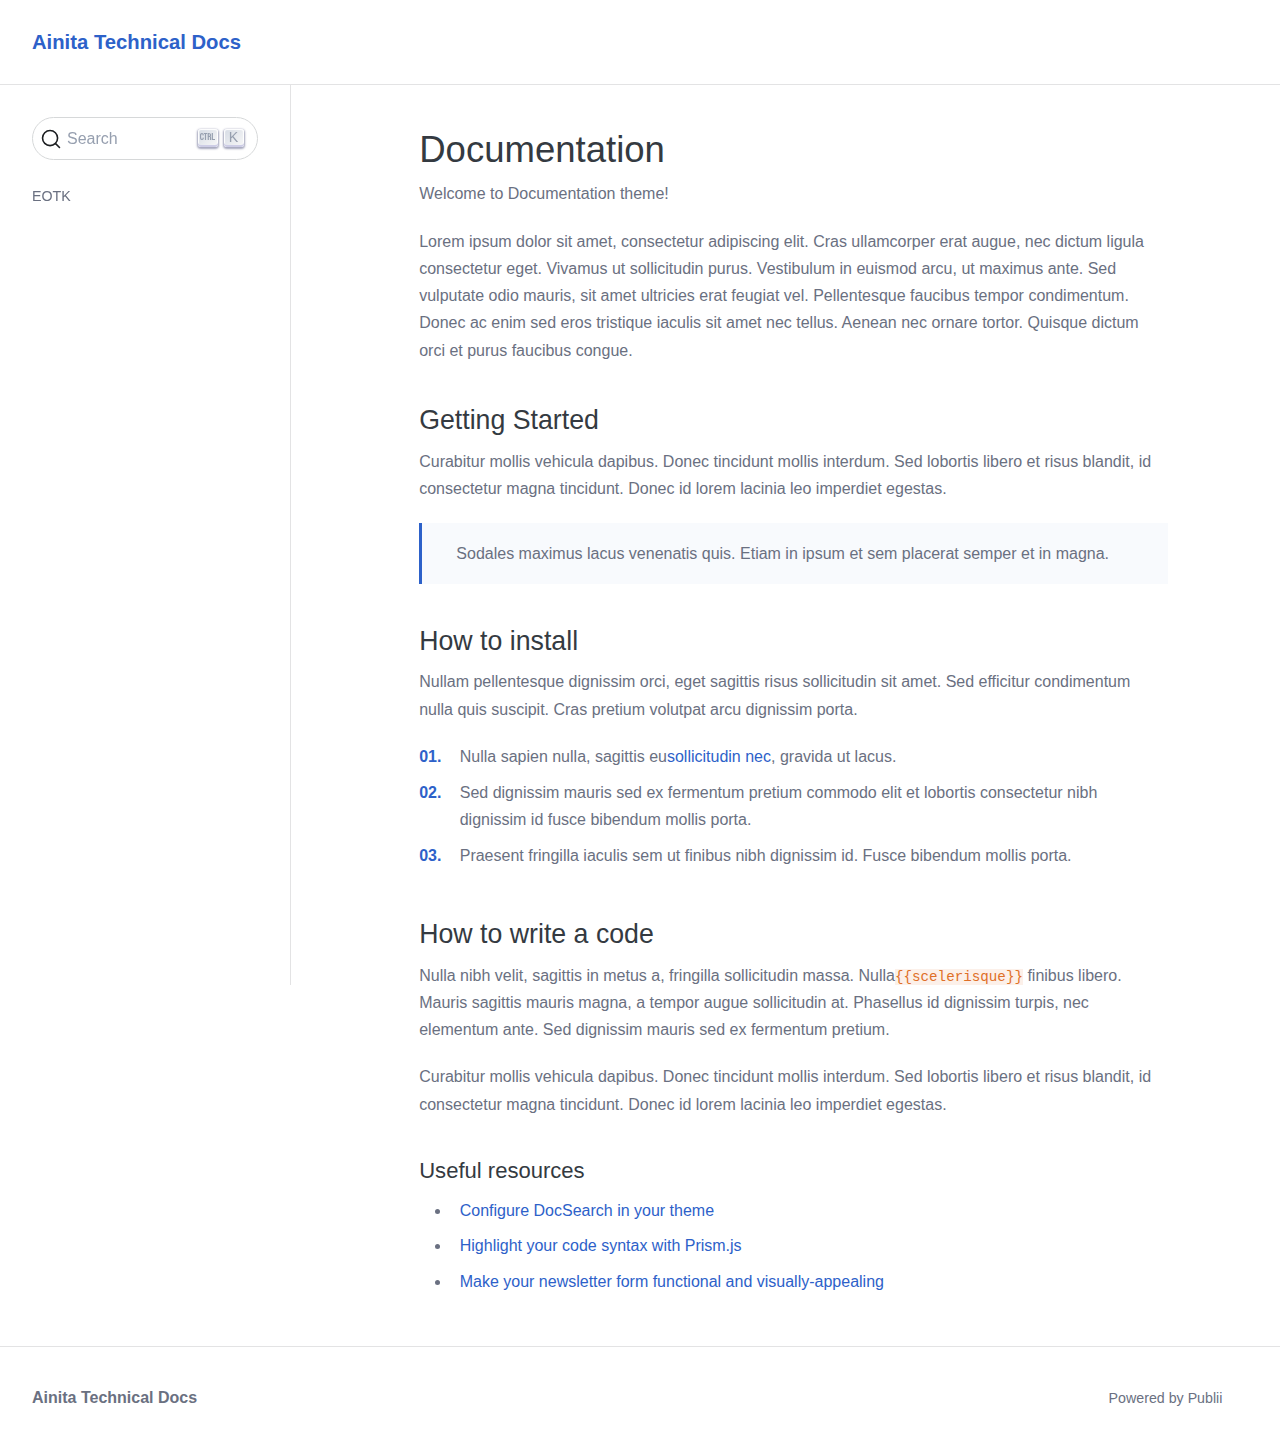
<file: index.html>
<!DOCTYPE html><html lang="en-gb"><head><meta charset="utf-8"><meta http-equiv="X-UA-Compatible" content="IE=edge"><meta name="viewport" content="width=device-width,initial-scale=1"><title>Ainita Technical Docs</title><meta name="generator" content="Publii Open-Source CMS for Static Site"><link rel="canonical" href="https://toni-ainita-net.github.io/tech-docs/"><link rel="alternate" type="application/atom+xml" href="https://toni-ainita-net.github.io/tech-docs/feed.xml"><link rel="alternate" type="application/json" href="https://toni-ainita-net.github.io/tech-docs/feed.json"><meta property="og:title" content="Ainita Technical Docs"><meta property="og:site_name" content="Ainita Technical Docs"><meta property="og:description" content=""><meta property="og:url" content="https://toni-ainita-net.github.io/tech-docs/"><meta property="og:type" content="website"><link rel="stylesheet" href="https://toni-ainita-net.github.io/tech-docs/assets/css/style.css?v=090467263f6819aa085f55bf88927d6f"><link rel="stylesheet" href="https://toni-ainita-net.github.io/tech-docs/assets/css/prism-dark.css?v=77202604b9c81e0cfc60210c4810d09c"><link rel="preconnect" href="https://-dsn.algolia.net" crossorigin><link rel="stylesheet" href="https://toni-ainita-net.github.io/tech-docs/assets/css/docsearch.css?v=5f509c0dccaf0aaffb9fc8c0b9e1351c"><script type="application/ld+json">{"@context":"http://schema.org","@type":"Organization","name":"Ainita Technical Docs","url":"https://toni-ainita-net.github.io/tech-docs/"}</script></head><body><header class="header" id="js-header"><a class="logo" href="https://toni-ainita-net.github.io/tech-docs/">Ainita Technical Docs</a></header><main><div class="container container--with-sidebar listing"><div class="sidebar js-sidebar"><div class="sidebar__search"><div id="docsearch"></div></div><nav class="sidebar__menu"><ul class="js-sidebar-menu"><li><a href="https://toni-ainita-net.github.io/tech-docs/eotk.html">EOTK</a></li></ul></nav></div><div class="content content--center"><h1>Documentation</h1><p class="listing__desc">Welcome to Documentation theme!</p><p>Lorem ipsum dolor sit amet, consectetur adipiscing elit. Cras ullamcorper erat augue, nec dictum ligula consectetur eget. Vivamus ut sollicitudin purus. Vestibulum in euismod arcu, ut maximus ante. Sed vulputate odio mauris, sit amet ultricies erat feugiat vel. Pellentesque faucibus tempor condimentum. Donec ac enim sed eros tristique iaculis sit amet nec tellus. Aenean nec ornare tortor. Quisque dictum orci et purus faucibus congue.</p><h2>Getting Started</h2><p>Curabitur mollis vehicula dapibus. Donec tincidunt mollis interdum. Sed lobortis libero et risus blandit, id consectetur magna tincidunt. Donec id lorem lacinia leo imperdiet egestas.</p><p class="msg msg--info">Sodales maximus lacus venenatis quis. Etiam in ipsum et sem placerat semper et in magna.</p><h2>How to install</h2><p>Nullam pellentesque dignissim orci, eget sagittis risus sollicitudin sit amet. Sed efficitur condimentum nulla quis suscipit. Cras pretium volutpat arcu dignissim porta.</p><ol class="ordered-list"><li>Nulla sapien nulla, sagittis eu<a href="#">sollicitudin nec</a>, gravida ut lacus.</li><li>Sed dignissim mauris sed ex fermentum pretium commodo elit et lobortis consectetur nibh dignissim id fusce bibendum mollis porta.</li><li>Praesent fringilla iaculis sem ut finibus nibh dignissim id. Fusce bibendum mollis porta.</li></ol><h2>How to write a code</h2><p>Nulla nibh velit, sagittis in metus a, fringilla sollicitudin massa. Nulla<code>{{scelerisque}}</code> finibus libero. Mauris sagittis mauris magna, a tempor augue sollicitudin at. Phasellus id dignissim turpis, nec elementum ante. Sed dignissim mauris sed ex fermentum pretium.</p><p>Curabitur mollis vehicula dapibus. Donec tincidunt mollis interdum. Sed lobortis libero et risus blandit, id consectetur magna tincidunt. Donec id lorem lacinia leo imperdiet egestas.</p><h3>Useful resources</h3><ul><li><a href="https://getpublii.com/docs/configure-docsearch-static-site.html" target="_blank" rel="noopener noreferrer">Configure DocSearch in your theme</a></li><li><a href="https://getpublii.com/docs/highlight-your-code-syntax-with-prism-js.html" target="_blank" rel="noopener noreferrer">Highlight your code syntax with Prism.js</a></li><li><a href="https://getpublii.com/docs/make-newsletter-form-functional-and-visually-appealing.html" target="_blank" rel="noopener noreferrer">Make your newsletter form functional and visually-appealing</a></li></ul></div></div></main><footer class="footer"><div><a class="footer__logo" href="https://toni-ainita-net.github.io/tech-docs/">Ainita Technical Docs</a></div><div><div class="footer__copy">Powered by Publii</div><div class="footer__social"></div></div></footer><div class="newsletter-popup" data-show-on-scroll="800px" data-show-after-time="5000ms"><button class="btn white newsletter-popup__close">&times;</button><h3>Subscribe</h3><p>Get the latest news, updates and more delivered directly to your email inbox</p><form>...</form></div><script>window.publiiThemeMenuConfig = {    
        mobileMenuMode: 'sidebar',
        animationSpeed: 300,
        submenuWidth: 'auto',
        doubleClickTime: 500,
        mobileMenuExpandableSubmenus: true
   };</script><script defer="defer" src="https://toni-ainita-net.github.io/tech-docs/assets/js/scripts.min.js?v=19238bf2fc84904070fcd40cc63434e6"></script><script>var images = document.querySelectorAll('img[loading]');

        for (var i = 0; i < images.length; i++) {
            if (images[i].complete) {
                images[i].classList.add('is-loaded');
            } else {
                images[i].addEventListener('load', function () {
                    this.classList.add('is-loaded');
                }, false);
            }
        }</script><script defer="defer" src="https://toni-ainita-net.github.io/tech-docs/assets/js/prism.js?v=3f40a85448916137440d70109f6ef21e"></script><script defer="defer" src="https://toni-ainita-net.github.io/tech-docs/assets/js/prism-line-numbers.min.js?v=13275d3ac10d7028cf6a6f5da276f68c"></script><script defer="defer" src="https://toni-ainita-net.github.io/tech-docs/assets/js/clipboard.min.js?v=ad98572d415d2f2452845a6068a913c0"></script><script defer="defer" src="https://toni-ainita-net.github.io/tech-docs/assets/js/prism-copy-to-clipboard.min.js?v=57b50bd6f44169b9bab177133c984653"></script><script src="https://toni-ainita-net.github.io/tech-docs/assets/js/docsearch.min.js?v=d59ba9b8392f352d8127a805b3df99b9"></script><script>docsearch({
         container: '#docsearch',
         appId: '',
         indexName: '',
         apiKey: '',
         debug: false
      });</script></body></html>
</file>
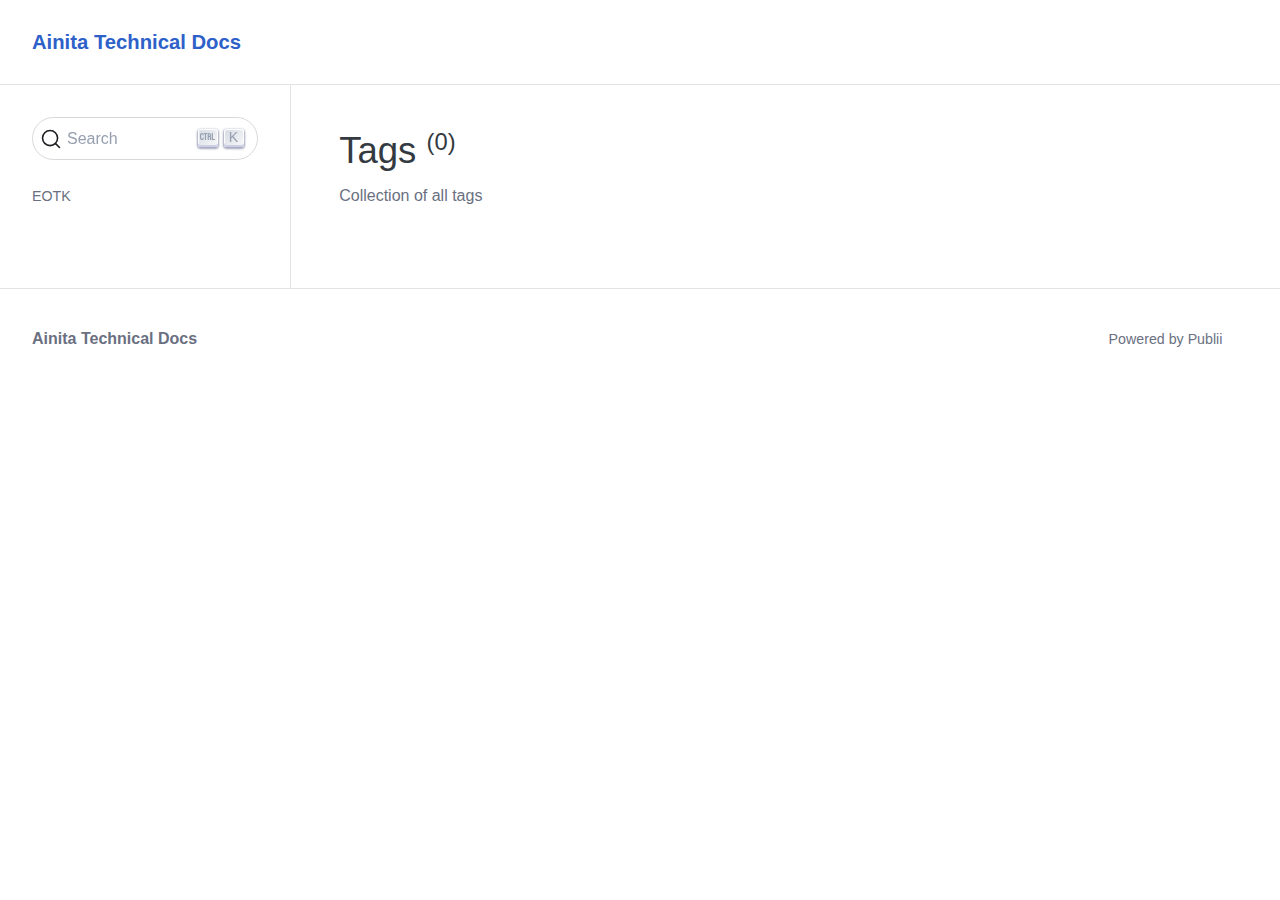
<file: tags/index.html>
<!DOCTYPE html><html lang="en-gb"><head><meta charset="utf-8"><meta http-equiv="X-UA-Compatible" content="IE=edge"><meta name="viewport" content="width=device-width,initial-scale=1"><title>All tags - Ainita Technical Docs</title><meta name="robots" content="noindex, follow"><meta name="generator" content="Publii Open-Source CMS for Static Site"><link rel="alternate" type="application/atom+xml" href="https://toni-ainita-net.github.io/tech-docs/feed.xml"><link rel="alternate" type="application/json" href="https://toni-ainita-net.github.io/tech-docs/feed.json"><meta property="og:title" content="Ainita Technical Docs"><meta property="og:site_name" content="Ainita Technical Docs"><meta property="og:description" content=""><meta property="og:url" content="https://toni-ainita-net.github.io/tech-docs/tags/"><meta property="og:type" content="website"><link rel="stylesheet" href="https://toni-ainita-net.github.io/tech-docs/assets/css/style.css?v=090467263f6819aa085f55bf88927d6f"><link rel="stylesheet" href="https://toni-ainita-net.github.io/tech-docs/assets/css/prism-dark.css?v=77202604b9c81e0cfc60210c4810d09c"><link rel="preconnect" href="https://-dsn.algolia.net" crossorigin><link rel="stylesheet" href="https://toni-ainita-net.github.io/tech-docs/assets/css/docsearch.css?v=5f509c0dccaf0aaffb9fc8c0b9e1351c"><script type="application/ld+json">{"@context":"http://schema.org","@type":"Organization","name":"Ainita Technical Docs","url":"https://toni-ainita-net.github.io/tech-docs/"}</script></head><body><header class="header" id="js-header"><a class="logo" href="https://toni-ainita-net.github.io/tech-docs/">Ainita Technical Docs</a></header><main class="tags"><div class="container container--with-sidebar listing"><div class="sidebar js-sidebar"><div class="sidebar__search"><div id="docsearch"></div></div><nav class="sidebar__menu"><ul class="js-sidebar-menu"><li><a href="https://toni-ainita-net.github.io/tech-docs/eotk.html">EOTK</a></li></ul></nav></div><div class="content listing__content--center"><h1>Tags <sup>(0)</sup></h1><p class="listing__desc">Collection of all tags</p><div class="card-container"></div></div></div></main><footer class="footer"><div><a class="footer__logo" href="https://toni-ainita-net.github.io/tech-docs/">Ainita Technical Docs</a></div><div><div class="footer__copy">Powered by Publii</div><div class="footer__social"></div></div></footer><div class="newsletter-popup" data-show-on-scroll="800px" data-show-after-time="5000ms"><button class="btn white newsletter-popup__close">&times;</button><h3>Subscribe</h3><p>Get the latest news, updates and more delivered directly to your email inbox</p><form>...</form></div><script>window.publiiThemeMenuConfig = {    
        mobileMenuMode: 'sidebar',
        animationSpeed: 300,
        submenuWidth: 'auto',
        doubleClickTime: 500,
        mobileMenuExpandableSubmenus: true
   };</script><script defer="defer" src="https://toni-ainita-net.github.io/tech-docs/assets/js/scripts.min.js?v=19238bf2fc84904070fcd40cc63434e6"></script><script>var images = document.querySelectorAll('img[loading]');

        for (var i = 0; i < images.length; i++) {
            if (images[i].complete) {
                images[i].classList.add('is-loaded');
            } else {
                images[i].addEventListener('load', function () {
                    this.classList.add('is-loaded');
                }, false);
            }
        }</script><script defer="defer" src="https://toni-ainita-net.github.io/tech-docs/assets/js/prism.js?v=3f40a85448916137440d70109f6ef21e"></script><script defer="defer" src="https://toni-ainita-net.github.io/tech-docs/assets/js/prism-line-numbers.min.js?v=13275d3ac10d7028cf6a6f5da276f68c"></script><script defer="defer" src="https://toni-ainita-net.github.io/tech-docs/assets/js/clipboard.min.js?v=ad98572d415d2f2452845a6068a913c0"></script><script defer="defer" src="https://toni-ainita-net.github.io/tech-docs/assets/js/prism-copy-to-clipboard.min.js?v=57b50bd6f44169b9bab177133c984653"></script><script src="https://toni-ainita-net.github.io/tech-docs/assets/js/docsearch.min.js?v=d59ba9b8392f352d8127a805b3df99b9"></script><script>docsearch({
         container: '#docsearch',
         appId: '',
         indexName: '',
         apiKey: '',
         debug: false
      });</script></body></html>
</file>
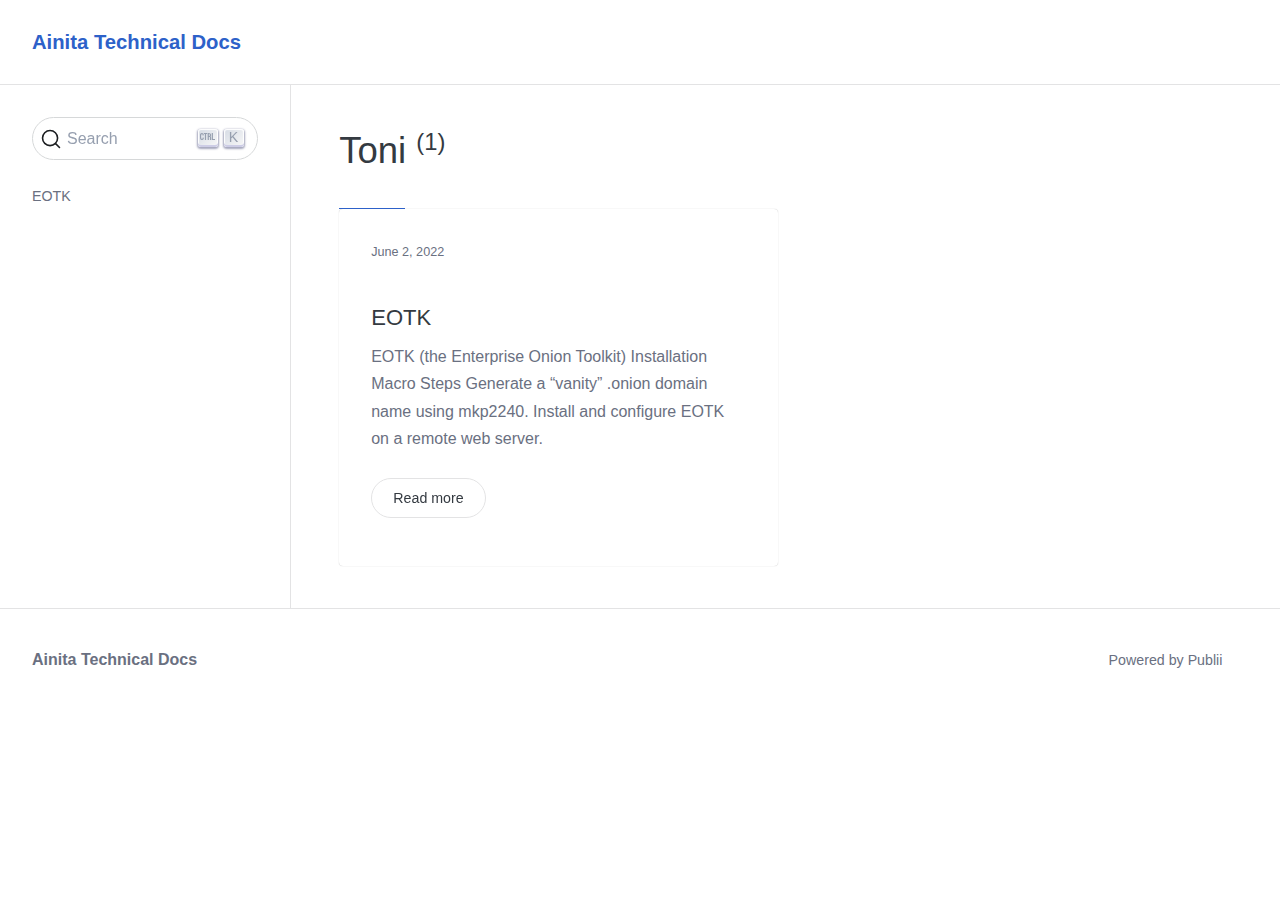
<file: authors/toni/index.html>
<!DOCTYPE html><html lang="en-gb"><head><meta charset="utf-8"><meta http-equiv="X-UA-Compatible" content="IE=edge"><meta name="viewport" content="width=device-width,initial-scale=1"><title>Author: Toni - Ainita Technical Docs</title><meta name="robots" content="noindex, follow"><meta name="generator" content="Publii Open-Source CMS for Static Site"><link rel="alternate" type="application/atom+xml" href="https://toni-ainita-net.github.io/tech-docs/feed.xml"><link rel="alternate" type="application/json" href="https://toni-ainita-net.github.io/tech-docs/feed.json"><meta property="og:title" content="Toni"><meta property="og:site_name" content="Ainita Technical Docs"><meta property="og:description" content=""><meta property="og:url" content="https://toni-ainita-net.github.io/tech-docs/authors/toni/"><meta property="og:type" content="website"><link rel="stylesheet" href="https://toni-ainita-net.github.io/tech-docs/assets/css/style.css?v=090467263f6819aa085f55bf88927d6f"><link rel="stylesheet" href="https://toni-ainita-net.github.io/tech-docs/assets/css/prism-dark.css?v=77202604b9c81e0cfc60210c4810d09c"><link rel="preconnect" href="https://-dsn.algolia.net" crossorigin><link rel="stylesheet" href="https://toni-ainita-net.github.io/tech-docs/assets/css/docsearch.css?v=5f509c0dccaf0aaffb9fc8c0b9e1351c"><script type="application/ld+json">{"@context":"http://schema.org","@type":"Organization","name":"Ainita Technical Docs","url":"https://toni-ainita-net.github.io/tech-docs/"}</script></head><body><header class="header" id="js-header"><a class="logo" href="https://toni-ainita-net.github.io/tech-docs/">Ainita Technical Docs</a></header><main class="author"><div class="container container--with-sidebar listing"><div class="sidebar js-sidebar"><div class="sidebar__search"><div id="docsearch"></div></div><nav class="sidebar__menu"><ul class="js-sidebar-menu"><li><a href="https://toni-ainita-net.github.io/tech-docs/eotk.html">EOTK</a></li></ul></nav></div><div class="content listing__content--center"><div class="author__note"><div><h1>Toni <sup>(1)</sup></h1></div></div><div class="card-container"><article class="card"><time class="card__date" datetime="2022-06-02T17:27">June 2, 2022</time><h2 class="card__title"><a href="https://toni-ainita-net.github.io/tech-docs/eotk.html">EOTK</a></h2><p>EOTK (the Enterprise Onion Toolkit) Installation Macro Steps Generate a “vanity” .onion domain name using mkp2240. Install and configure EOTK on a remote web server.</p><a href="https://toni-ainita-net.github.io/tech-docs/eotk.html" class="btn btn--outline">Read more</a></article></div></div></div></main><footer class="footer"><div><a class="footer__logo" href="https://toni-ainita-net.github.io/tech-docs/">Ainita Technical Docs</a></div><div><div class="footer__copy">Powered by Publii</div><div class="footer__social"></div></div></footer><div class="newsletter-popup" data-show-on-scroll="800px" data-show-after-time="5000ms"><button class="btn white newsletter-popup__close">&times;</button><h3>Subscribe</h3><p>Get the latest news, updates and more delivered directly to your email inbox</p><form>...</form></div><script>window.publiiThemeMenuConfig = {    
        mobileMenuMode: 'sidebar',
        animationSpeed: 300,
        submenuWidth: 'auto',
        doubleClickTime: 500,
        mobileMenuExpandableSubmenus: true
   };</script><script defer="defer" src="https://toni-ainita-net.github.io/tech-docs/assets/js/scripts.min.js?v=19238bf2fc84904070fcd40cc63434e6"></script><script>var images = document.querySelectorAll('img[loading]');

        for (var i = 0; i < images.length; i++) {
            if (images[i].complete) {
                images[i].classList.add('is-loaded');
            } else {
                images[i].addEventListener('load', function () {
                    this.classList.add('is-loaded');
                }, false);
            }
        }</script><script defer="defer" src="https://toni-ainita-net.github.io/tech-docs/assets/js/prism.js?v=3f40a85448916137440d70109f6ef21e"></script><script defer="defer" src="https://toni-ainita-net.github.io/tech-docs/assets/js/prism-line-numbers.min.js?v=13275d3ac10d7028cf6a6f5da276f68c"></script><script defer="defer" src="https://toni-ainita-net.github.io/tech-docs/assets/js/clipboard.min.js?v=ad98572d415d2f2452845a6068a913c0"></script><script defer="defer" src="https://toni-ainita-net.github.io/tech-docs/assets/js/prism-copy-to-clipboard.min.js?v=57b50bd6f44169b9bab177133c984653"></script><script src="https://toni-ainita-net.github.io/tech-docs/assets/js/docsearch.min.js?v=d59ba9b8392f352d8127a805b3df99b9"></script><script>docsearch({
         container: '#docsearch',
         appId: '',
         indexName: '',
         apiKey: '',
         debug: false
      });</script></body></html>
</file>
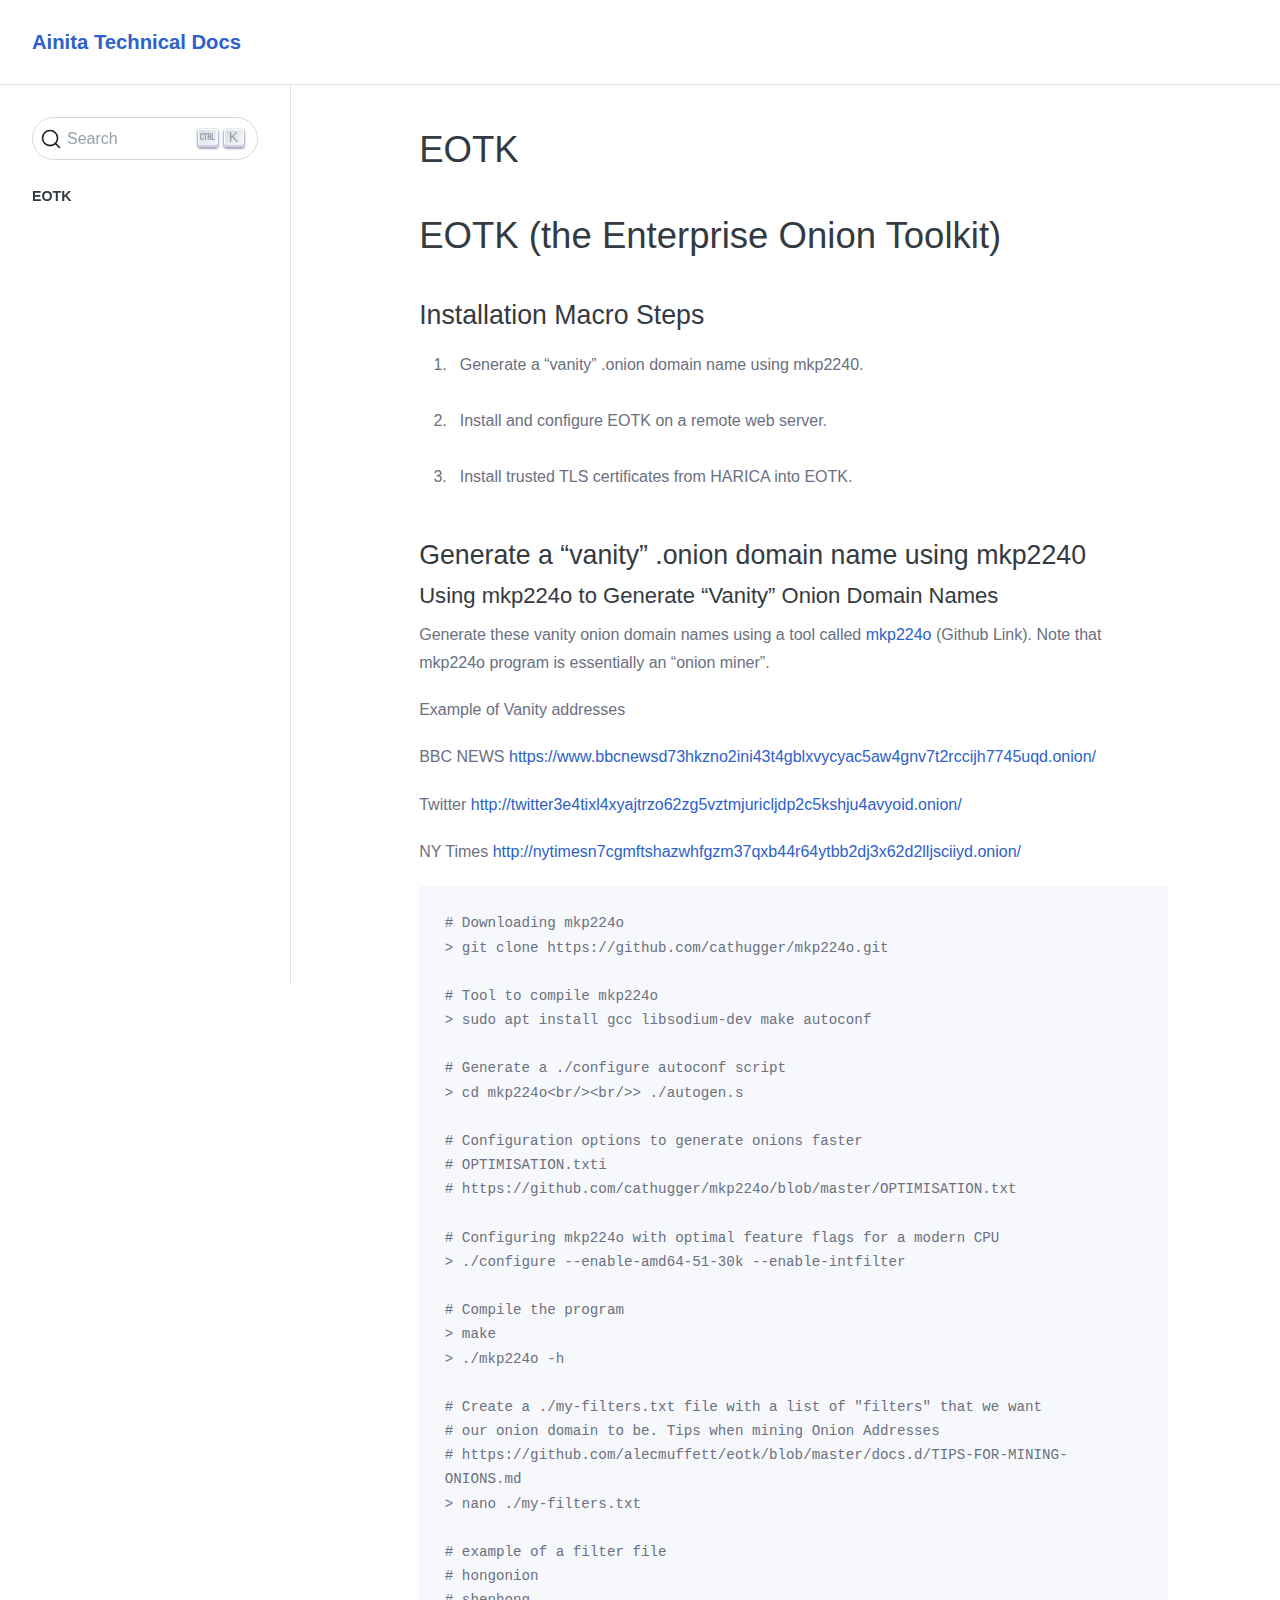
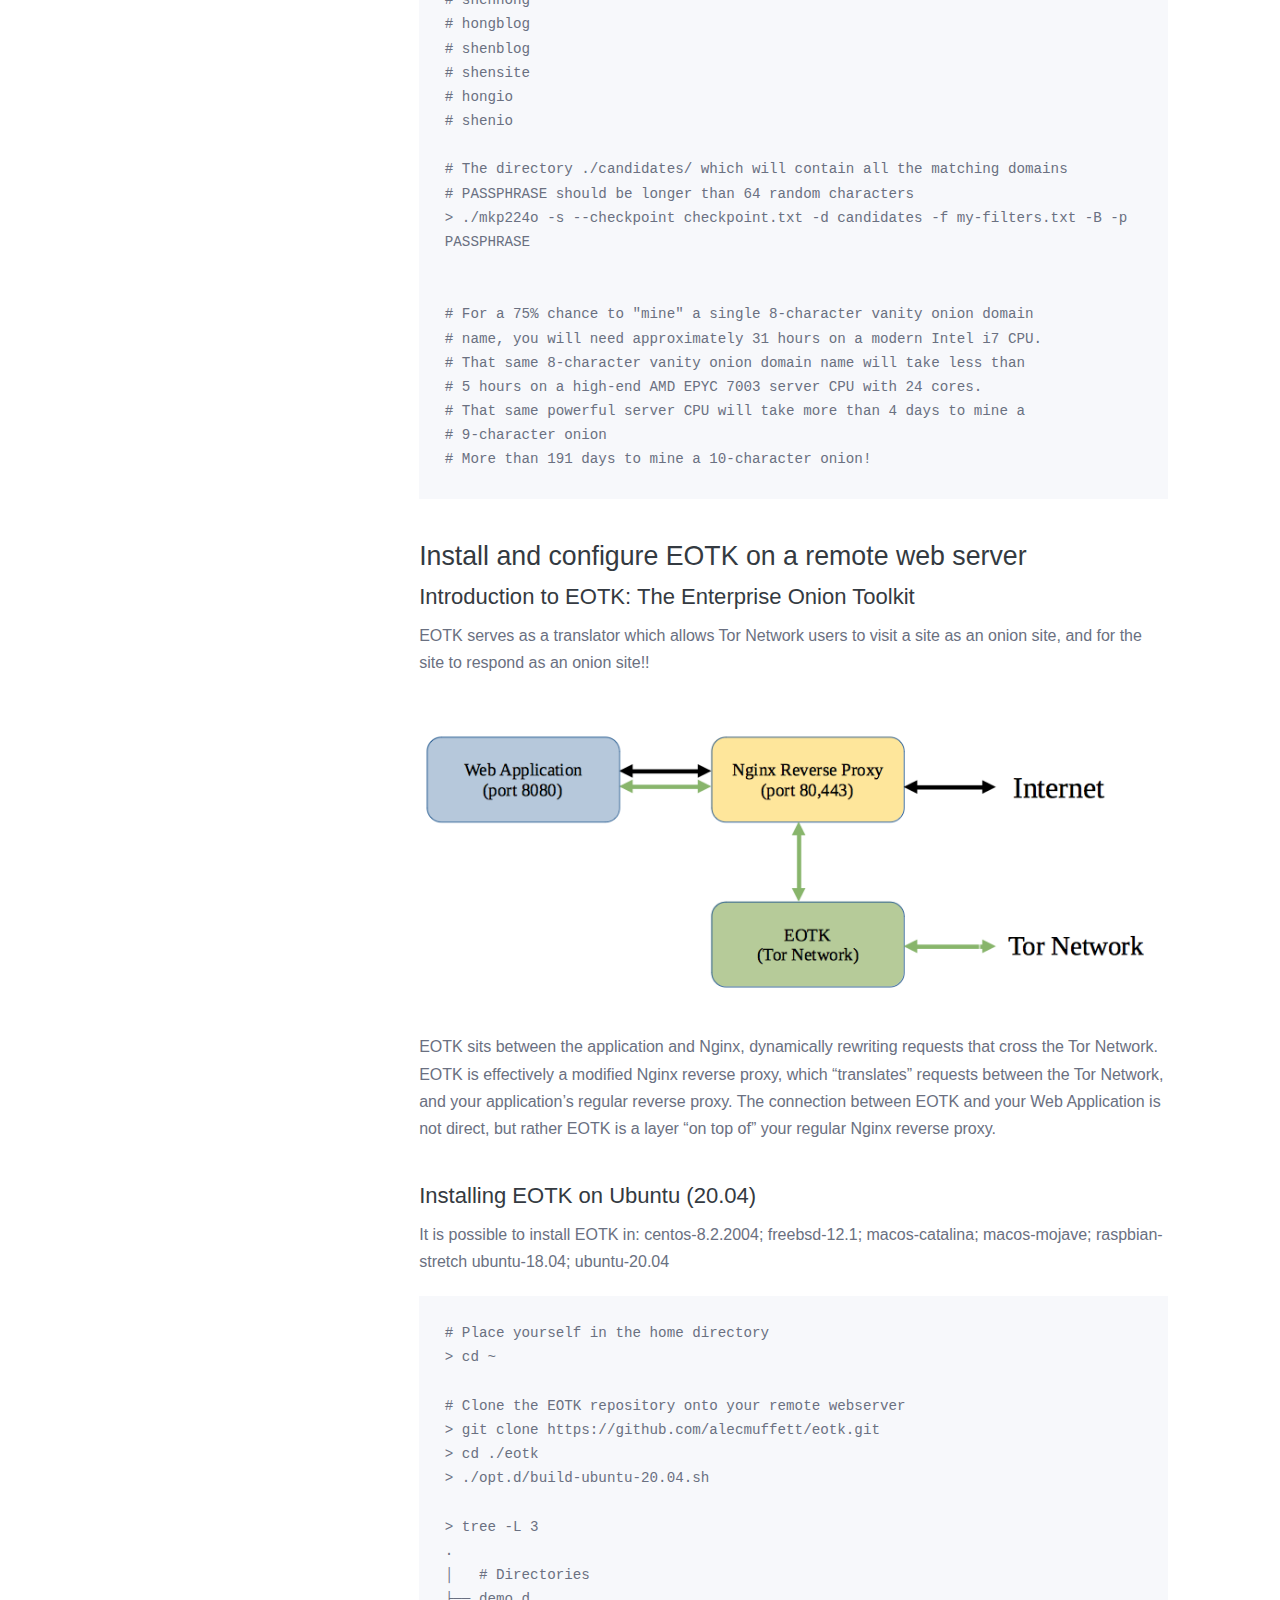
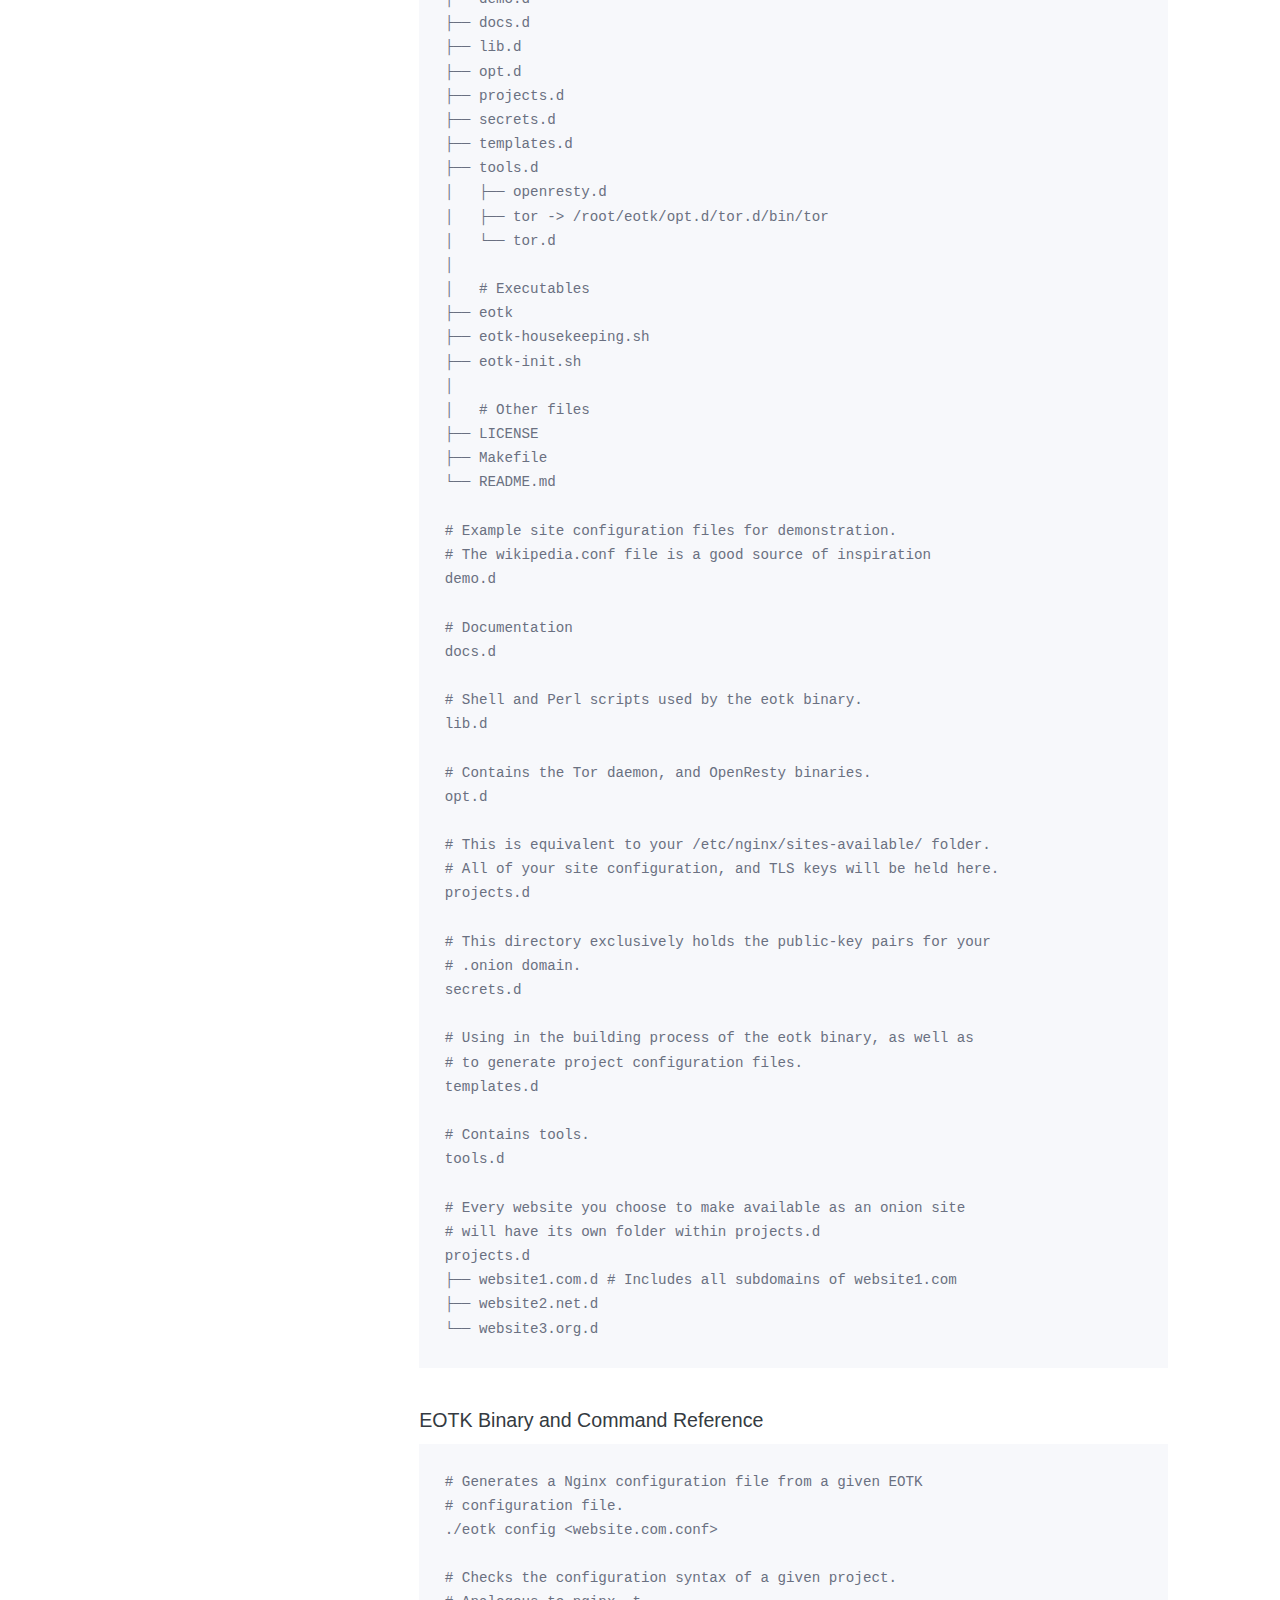
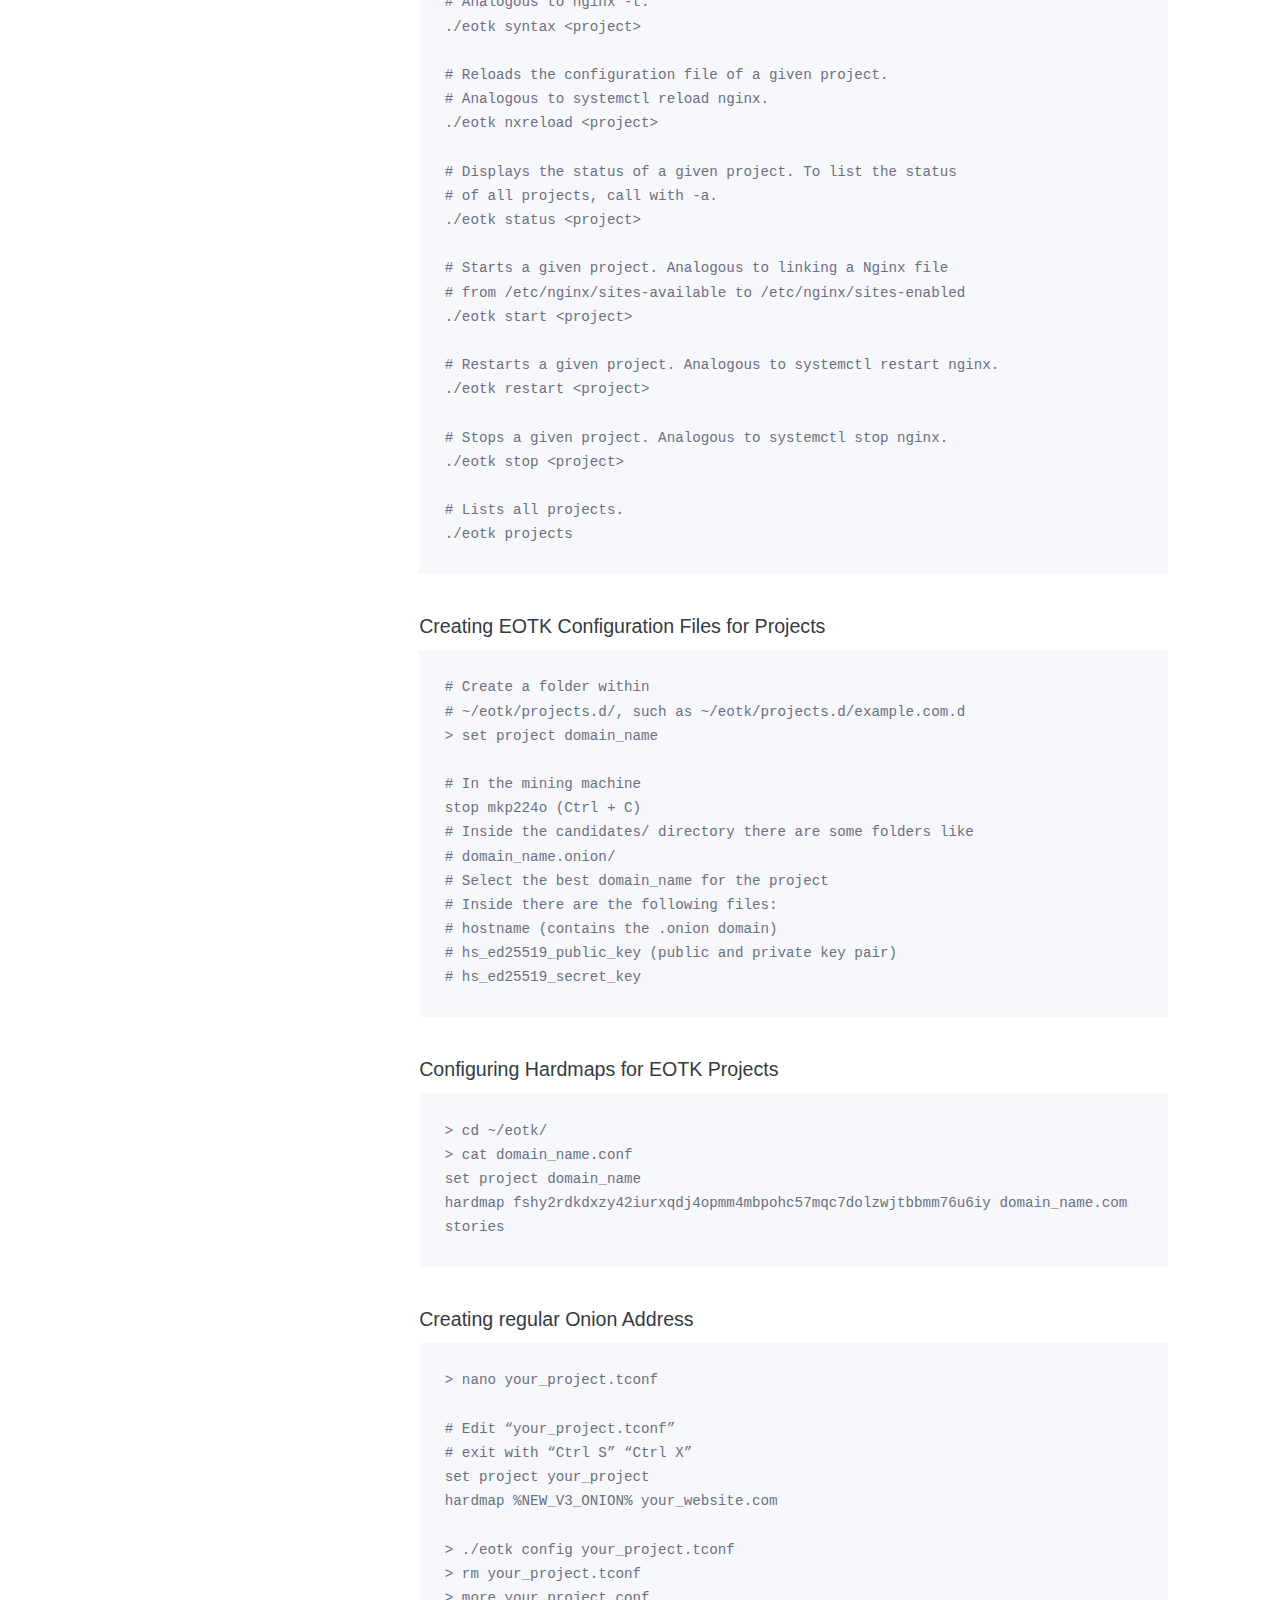
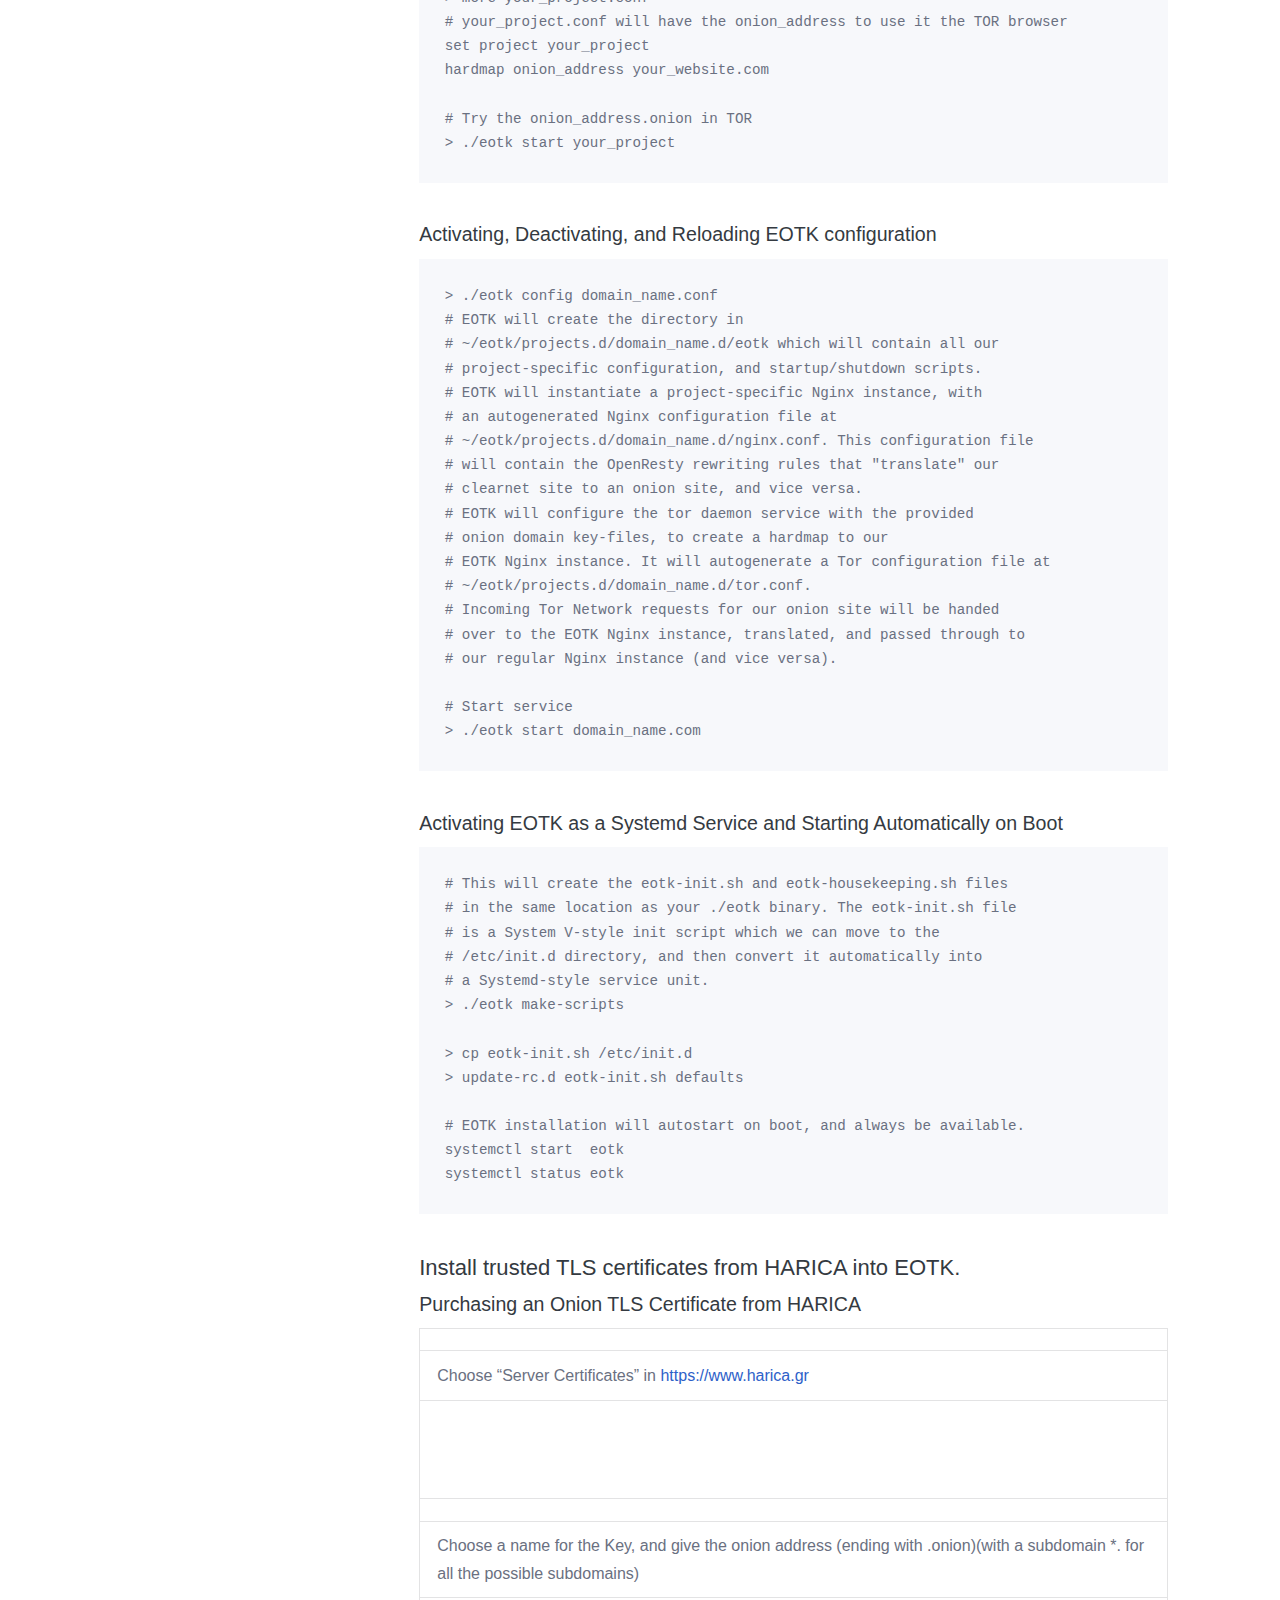
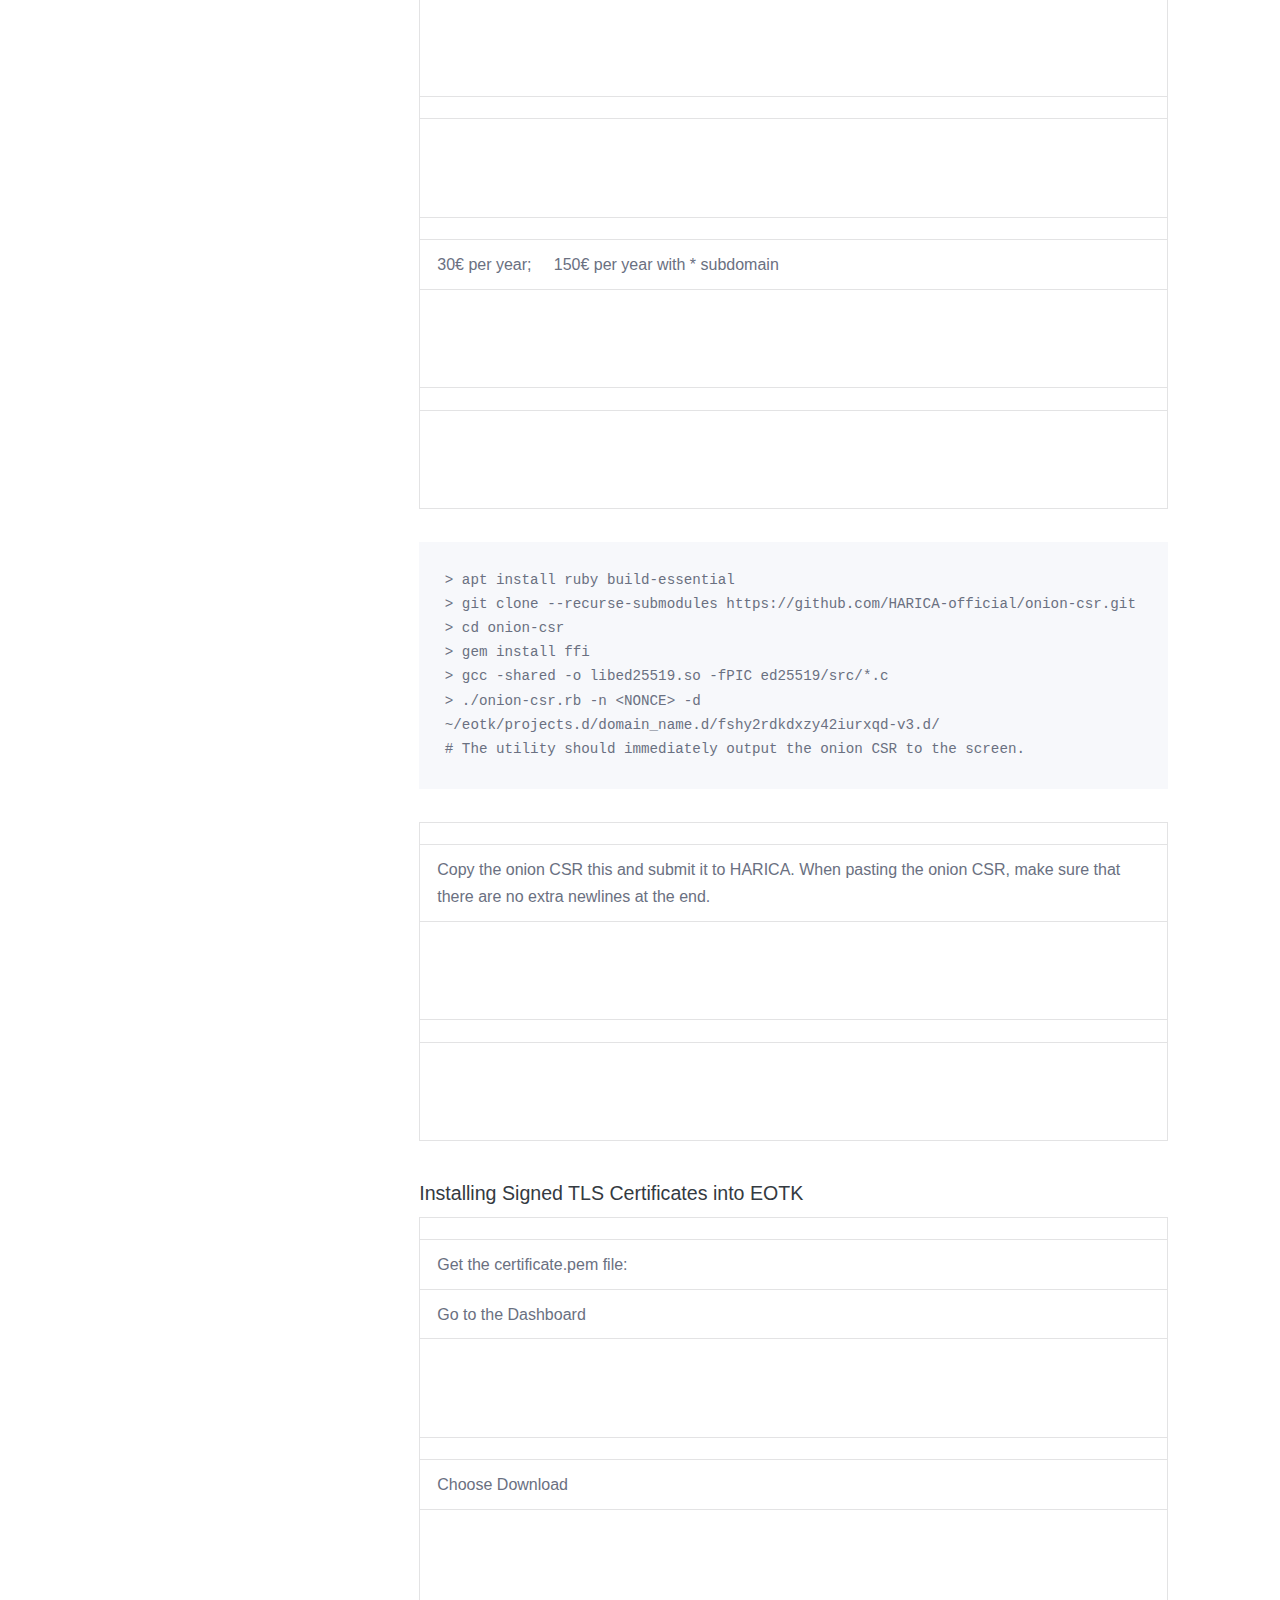
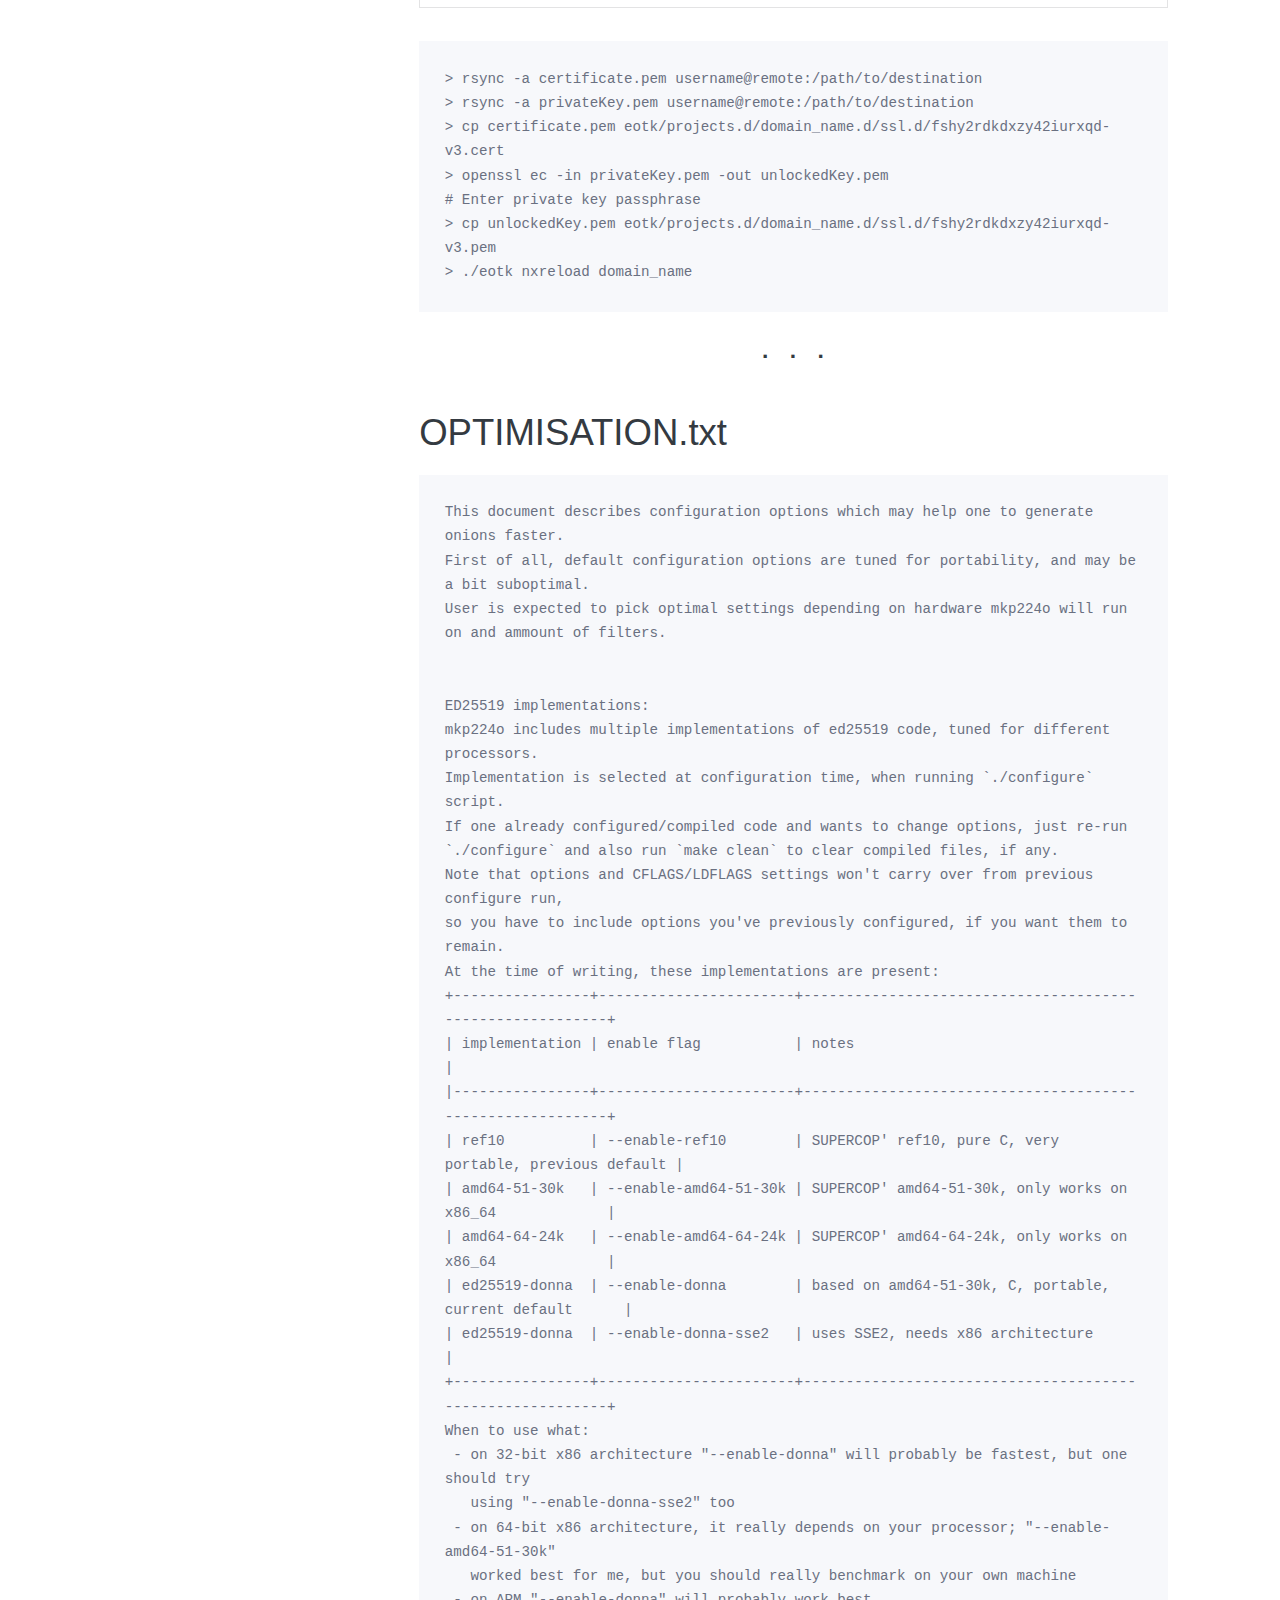
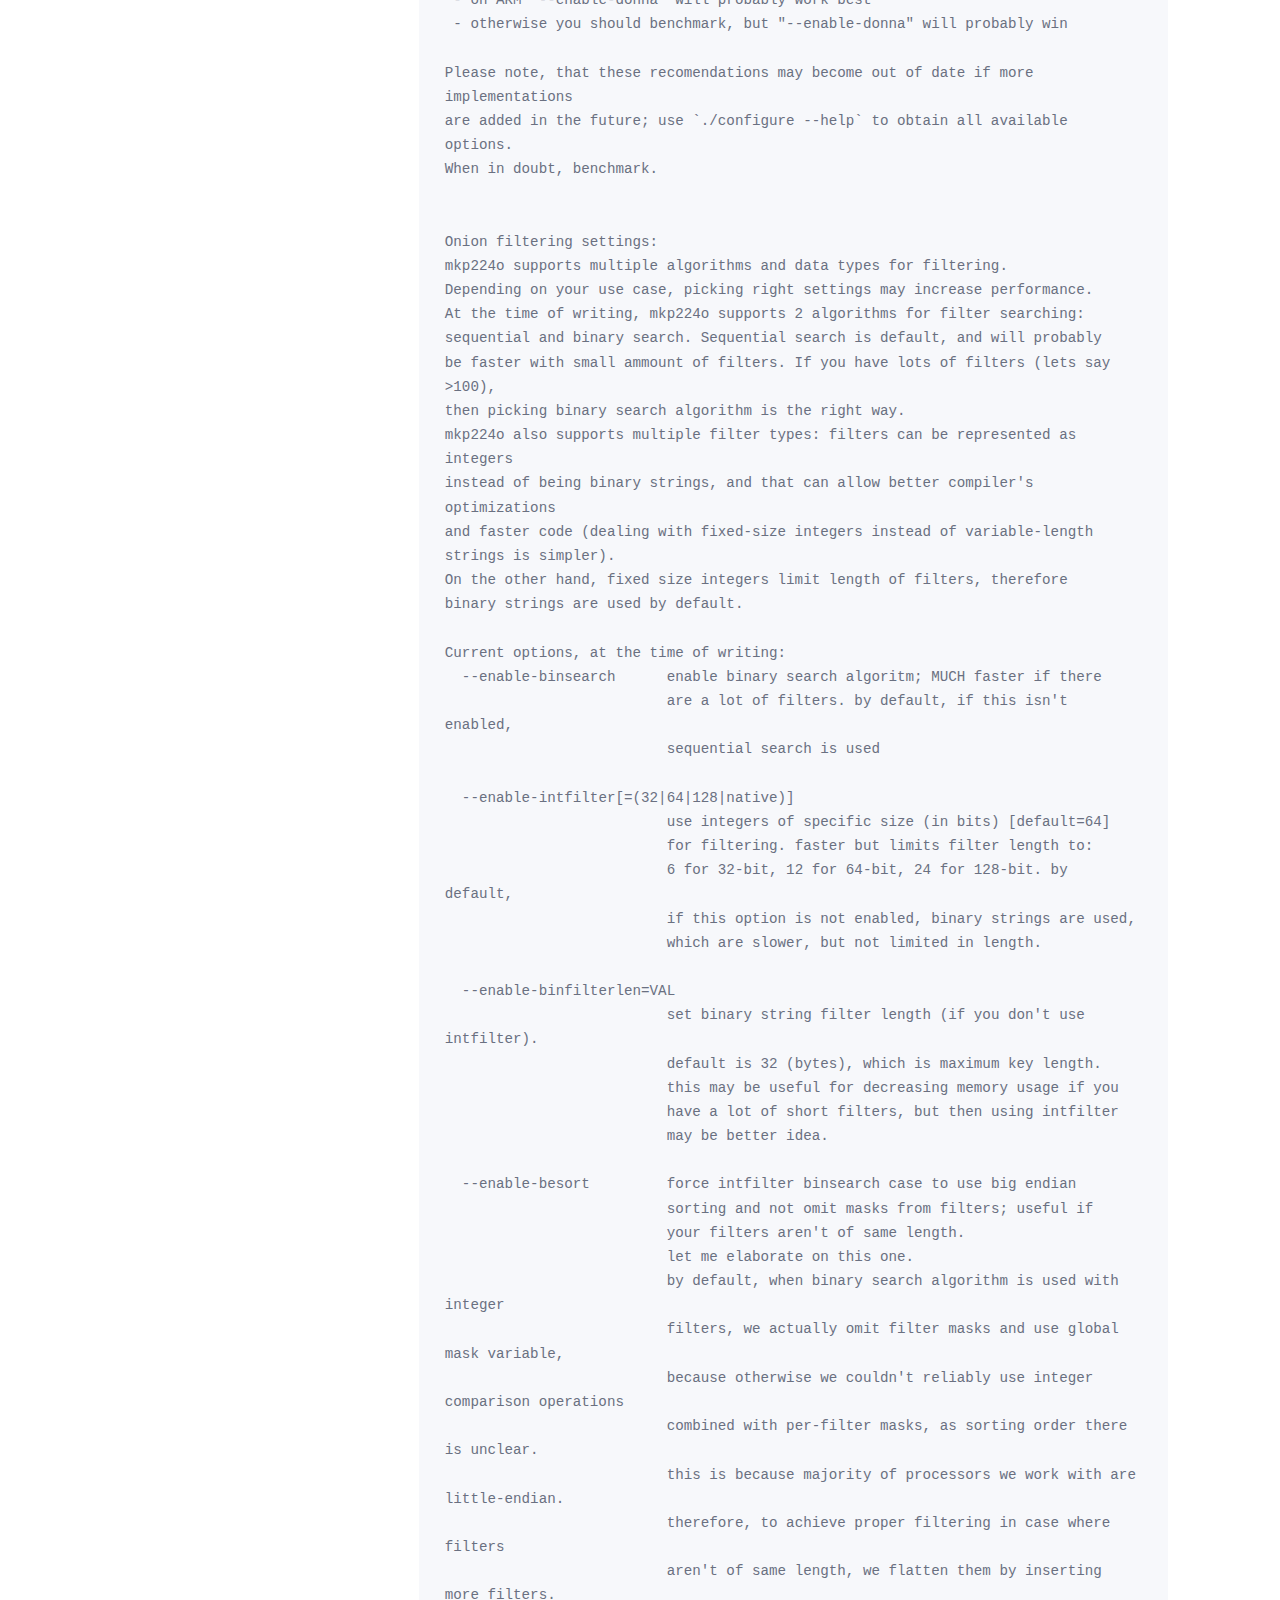
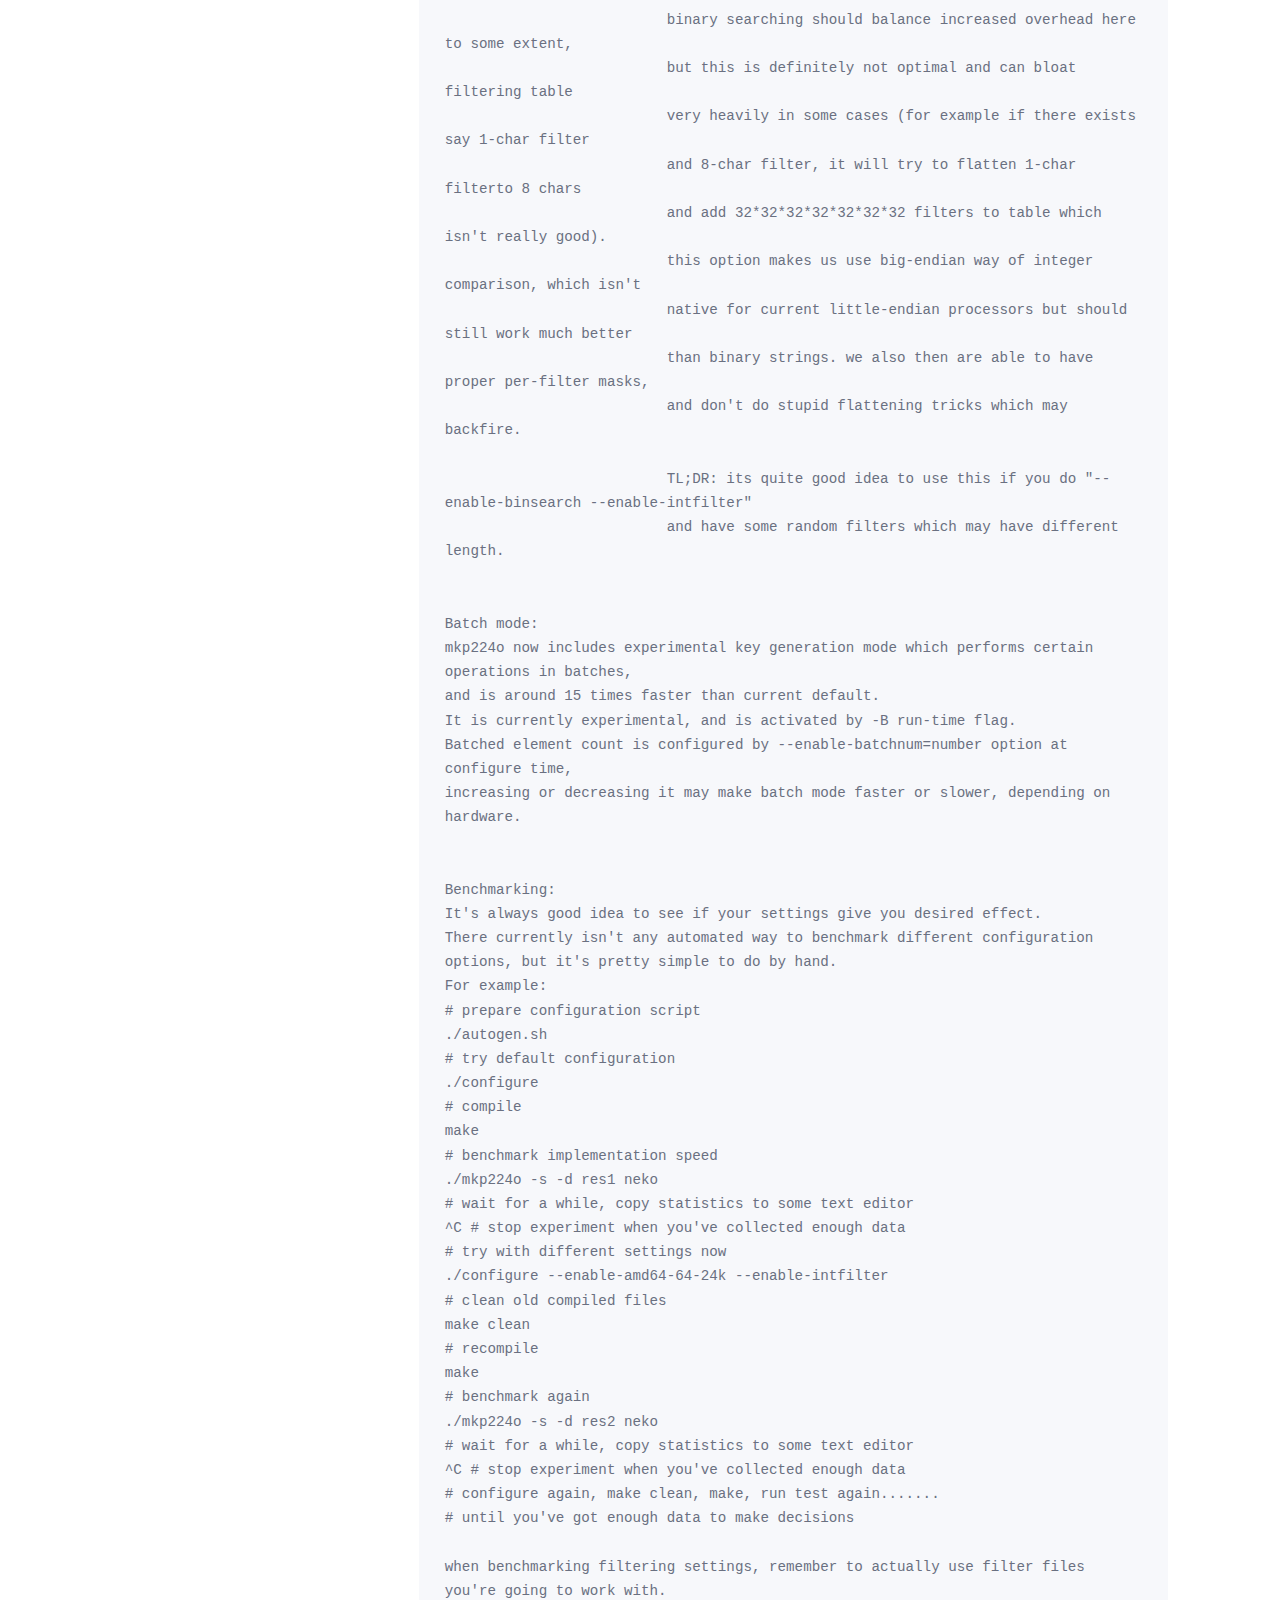
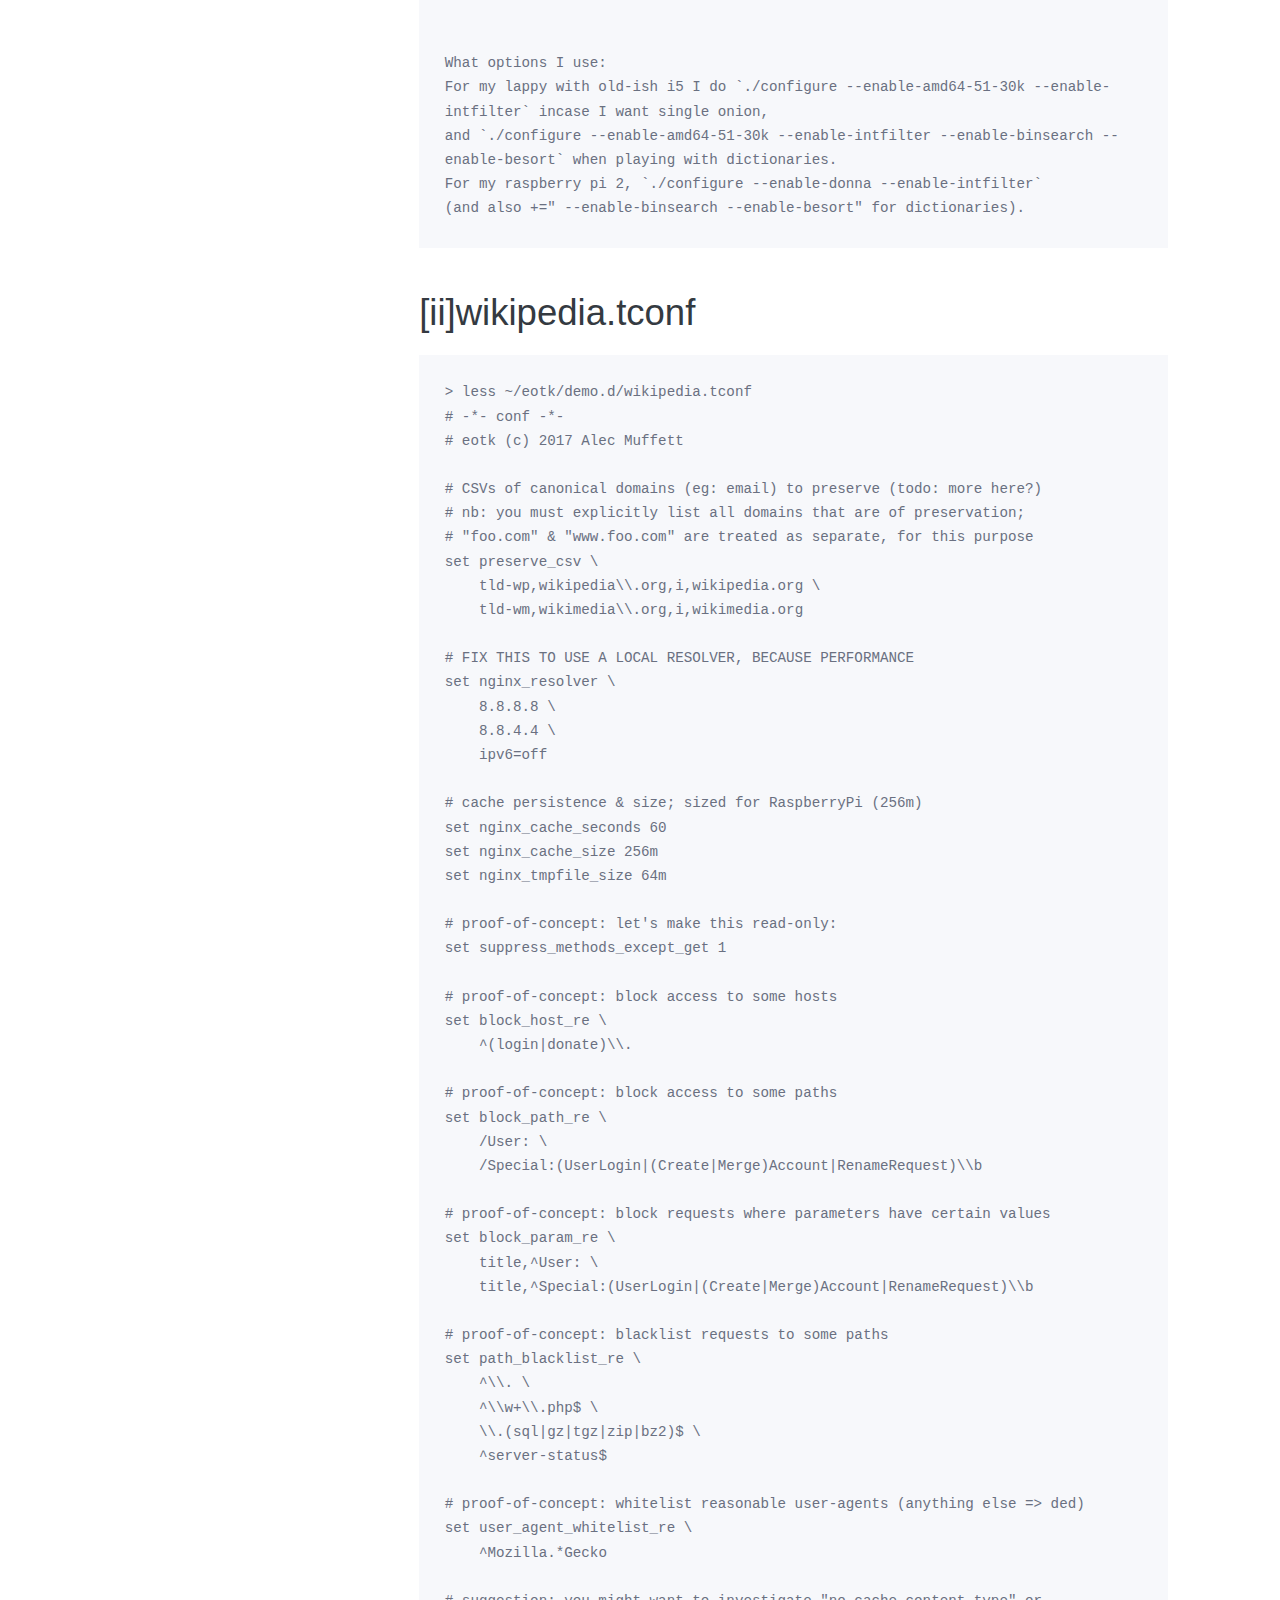
<file: eotk.html>
<!DOCTYPE html><html lang="en-gb"><head><meta charset="utf-8"><meta http-equiv="X-UA-Compatible" content="IE=edge"><meta name="viewport" content="width=device-width,initial-scale=1"><title>EOTK - Ainita Technical Docs</title><meta name="description" content="EOTK (the Enterprise Onion Toolkit) Installation Macro Steps Generate a “vanity” .onion domain name using mkp2240. Install and configure EOTK on a remote web server."><meta name="generator" content="Publii Open-Source CMS for Static Site"><link rel="canonical" href="https://toni-ainita-net.github.io/tech-docs/eotk.html"><link rel="alternate" type="application/atom+xml" href="https://toni-ainita-net.github.io/tech-docs/feed.xml"><link rel="alternate" type="application/json" href="https://toni-ainita-net.github.io/tech-docs/feed.json"><meta property="og:title" content="EOTK"><meta property="og:site_name" content="Ainita Technical Docs"><meta property="og:description" content="EOTK (the Enterprise Onion Toolkit) Installation Macro Steps Generate a “vanity” .onion domain name using mkp2240. Install and configure EOTK on a remote web server."><meta property="og:url" content="https://toni-ainita-net.github.io/tech-docs/eotk.html"><meta property="og:type" content="article"><link rel="stylesheet" href="https://toni-ainita-net.github.io/tech-docs/assets/css/style.css?v=090467263f6819aa085f55bf88927d6f"><link rel="stylesheet" href="https://toni-ainita-net.github.io/tech-docs/assets/css/prism-dark.css?v=77202604b9c81e0cfc60210c4810d09c"><link rel="preconnect" href="https://-dsn.algolia.net" crossorigin><link rel="stylesheet" href="https://toni-ainita-net.github.io/tech-docs/assets/css/docsearch.css?v=5f509c0dccaf0aaffb9fc8c0b9e1351c"><script type="application/ld+json">{"@context":"http://schema.org","@type":"Article","mainEntityOfPage":{"@type":"WebPage","@id":"https://toni-ainita-net.github.io/tech-docs/eotk.html"},"headline":"EOTK","datePublished":"2022-06-02T17:27","dateModified":"2022-06-02T18:04","description":"EOTK (the Enterprise Onion Toolkit) Installation Macro Steps Generate a “vanity” .onion domain name using mkp2240. Install and configure EOTK on a remote web server.","author":{"@type":"Person","name":"Toni","url":"https://toni-ainita-net.github.io/tech-docs/authors/toni/"},"publisher":{"@type":"Organization","name":"Toni"}}</script></head><body><header class="header" id="js-header"><a class="logo" href="https://toni-ainita-net.github.io/tech-docs/">Ainita Technical Docs</a></header><main><div class="container container--with-sidebar"><div class="sidebar js-sidebar"><div class="sidebar__search"><div id="docsearch"></div></div><nav class="sidebar__menu"><ul class="js-sidebar-menu"><li class="active"><a href="https://toni-ainita-net.github.io/tech-docs/eotk.html">EOTK</a></li></ul></nav></div><div class="content content--center"><article class="post"><h1>EOTK</h1><div class="post__entry"><h1 id="eotk-the-enterprise-onion-toolkit">EOTK (the Enterprise Onion Toolkit)</h1><h2 id="installation-macro-steps">Installation Macro Steps</h2><ol><li><p>Generate a “vanity” .onion domain name using mkp2240.</p></li><li><p>Install and configure EOTK on a remote web server.</p></li><li><p>Install trusted TLS certificates from HARICA into EOTK.</p></li></ol><h2 id="generate-a-vanity-onion-domain-name-using-mkp2240">Generate a “vanity” .onion domain name using mkp2240</h2><h3 id="using-mkp224o-to-generate-vanity-onion-domain-names">Using mkp224o to Generate “Vanity” Onion Domain Names</h3><p>Generate these vanity onion domain names using a tool called <a href="https://github.com/cathugger/mkp224o">mkp224o</a> (Github Link). Note that mkp224o program is essentially an “onion miner”.</p><p>Example of Vanity addresses</p><p>BBC NEWS <a href="https://www.bbcnewsd73hkzno2ini43t4gblxvycyac5aw4gnv7t2rccijh7745uqd.onion/">https://www.bbcnewsd73hkzno2ini43t4gblxvycyac5aw4gnv7t2rccijh7745uqd.onion/</a></p><p>Twitter <a href="http://twitter3e4tixl4xyajtrzo62zg5vztmjuricljdp2c5kshju4avyoid.onion/">http://twitter3e4tixl4xyajtrzo62zg5vztmjuricljdp2c5kshju4avyoid.onion/</a></p><p>NY Times <a href="http://nytimesn7cgmftshazwhfgzm37qxb44r64ytbb2dj3x62d2lljsciiyd.onion/">http://nytimesn7cgmftshazwhfgzm37qxb44r64ytbb2dj3x62d2lljsciiyd.onion/</a></p><pre><code># Downloading mkp224o
&gt; git clone https://github.com/cathugger/mkp224o.git

# Tool to compile mkp224o
&gt; sudo apt install gcc libsodium-dev make autoconf

# Generate a ./configure autoconf script
&gt; cd mkp224o&lt;br/&gt;&lt;br/&gt;&gt; ./autogen.s

# Configuration options to generate onions faster
# OPTIMISATION.txti
# https://github.com/cathugger/mkp224o/blob/master/OPTIMISATION.txt

# Configuring mkp224o with optimal feature flags for a modern CPU
&gt; ./configure --enable-amd64-51-30k --enable-intfilter

# Compile the program
&gt; make
&gt; ./mkp224o -h

# Create a ./my-filters.txt file with a list of &quot;filters&quot; that we want 
# our onion domain to be. Tips when mining Onion Addresses 
# https://github.com/alecmuffett/eotk/blob/master/docs.d/TIPS-FOR-MINING-ONIONS.md
&gt; nano ./my-filters.txt

# example of a filter file
# hongonion
# shenhong
# hongblog
# shenblog
# shensite
# hongio
# shenio

# The directory ./candidates/ which will contain all the matching domains
# PASSPHRASE should be longer than 64 random characters
&gt; ./mkp224o -s --checkpoint checkpoint.txt -d candidates -f my-filters.txt -B -p PASSPHRASE


# For a 75% chance to &quot;mine&quot; a single 8-character vanity onion domain 
# name, you will need approximately 31 hours on a modern Intel i7 CPU. 
# That same 8-character vanity onion domain name will take less than 
# 5 hours on a high-end AMD EPYC 7003 server CPU with 24 cores. 
# That same powerful server CPU will take more than 4 days to mine a 
# 9-character onion
# More than 191 days to mine a 10-character onion!
</code></pre><h2 id="install-and-configure-eotk-on-a-remote-web-server">Install and configure EOTK on a remote web server</h2><h3 id="introduction-to-eotk-the-enterprise-onion-toolkit">Introduction to EOTK: The Enterprise Onion Toolkit</h3><p>EOTK serves as a translator which allows Tor Network users to visit a site as an onion site, and for the site to respond as an onion site!!</p><p></p><figure class="post__image"><img loading="lazy" src="media/files/1.png" data-is-external-image="true" alt=""></figure><p></p><p>EOTK sits between the application and Nginx, dynamically rewriting requests that cross the Tor Network. EOTK is effectively a modified Nginx reverse proxy, which “translates” requests between the Tor Network, and your application’s regular reverse proxy. The connection between EOTK and your Web Application is not direct, but rather EOTK is a layer “on top of” your regular Nginx reverse proxy.</p><h3 id="installing-eotk-on-ubuntu-2004">Installing EOTK on Ubuntu (20.04)</h3><p>It is possible to install EOTK in: centos-8.2.2004; freebsd-12.1; macos-catalina; macos-mojave; raspbian-stretch ubuntu-18.04; ubuntu-20.04</p><pre><code># Place yourself in the home directory
&gt; cd ~

# Clone the EOTK repository onto your remote webserver
&gt; git clone https://github.com/alecmuffett/eotk.git
&gt; cd ./eotk
&gt; ./opt.d/build-ubuntu-20.04.sh

&gt; tree -L 3
.
│   # Directories
├── demo.d
├── docs.d
├── lib.d
├── opt.d
├── projects.d
├── secrets.d
├── templates.d
├── tools.d
│   ├── openresty.d
│   ├── tor -&gt; /root/eotk/opt.d/tor.d/bin/tor
│   └── tor.d
│
│   # Executables
├── eotk
├── eotk-housekeeping.sh
├── eotk-init.sh
│
│   # Other files
├── LICENSE
├── Makefile
└── README.md

# Example site configuration files for demonstration. 
# The wikipedia.conf file is a good source of inspiration
demo.d

# Documentation
docs.d

# Shell and Perl scripts used by the eotk binary.
lib.d

# Contains the Tor daemon, and OpenResty binaries.
opt.d

# This is equivalent to your /etc/nginx/sites-available/ folder. 
# All of your site configuration, and TLS keys will be held here.
projects.d

# This directory exclusively holds the public-key pairs for your 
# .onion domain. 
secrets.d

# Using in the building process of the eotk binary, as well as 
# to generate project configuration files.
templates.d

# Contains tools.
tools.d

# Every website you choose to make available as an onion site
# will have its own folder within projects.d
projects.d
├── website1.com.d # Includes all subdomains of website1.com
├── website2.net.d
└── website3.org.d
</code></pre><h4 id="eotk-binary-and-command-reference">EOTK Binary and Command Reference</h4><pre><code># Generates a Nginx configuration file from a given EOTK
# configuration file.
./eotk config &lt;website.com.conf&gt;

# Checks the configuration syntax of a given project.
# Analogous to nginx -t.
./eotk syntax &lt;project&gt;

# Reloads the configuration file of a given project.
# Analogous to systemctl reload nginx.
./eotk nxreload &lt;project&gt;

# Displays the status of a given project. To list the status
# of all projects, call with -a.
./eotk status &lt;project&gt;

# Starts a given project. Analogous to linking a Nginx file
# from /etc/nginx/sites-available to /etc/nginx/sites-enabled
./eotk start &lt;project&gt;

# Restarts a given project. Analogous to systemctl restart nginx.
./eotk restart &lt;project&gt;

# Stops a given project. Analogous to systemctl stop nginx.
./eotk stop &lt;project&gt;

# Lists all projects.
./eotk projects
</code></pre><h4 id="creating-eotk-configuration-files-for-projects">Creating EOTK Configuration Files for Projects</h4><pre><code># Create a folder within 
# ~/eotk/projects.d/, such as ~/eotk/projects.d/example.com.d
&gt; set project domain_name

# In the mining machine
stop mkp224o (Ctrl + C) 
# Inside the candidates/ directory there are some folders like
# domain_name.onion/
# Select the best domain_name for the project
# Inside there are the following files:
# hostname (contains the .onion domain)
# hs_ed25519_public_key (public and private key pair)
# hs_ed25519_secret_key
</code></pre><h4 id="configuring-hardmaps-for-eotk-projects">Configuring Hardmaps for EOTK Projects</h4><pre><code>&gt; cd ~/eotk/
&gt; cat domain_name.conf
set project domain_name
hardmap fshy2rdkdxzy42iurxqdj4opmm4mbpohc57mqc7dolzwjtbbmm76u6iy domain_name.com stories
</code></pre><h4 id="creating-regular-onion-address">Creating regular Onion Address</h4><pre><code>&gt; nano your_project.tconf

# Edit “your_project.tconf”
# exit with “Ctrl S” “Ctrl X”
set project your_project
hardmap %NEW_V3_ONION% your_website.com

&gt; ./eotk config your_project.tconf
&gt; rm your_project.tconf
&gt; more your_project.conf
# your_project.conf will have the onion_address to use it the TOR browser
set project your_project
hardmap onion_address your_website.com

# Try the onion_address.onion in TOR
&gt; ./eotk start your_project
</code></pre><h4 id="activating-deactivating-and-reloading-eotk-configuration">Activating, Deactivating, and Reloading EOTK configuration</h4><pre><code>&gt; ./eotk config domain_name.conf
# EOTK will create the directory in 
# ~/eotk/projects.d/domain_name.d/eotk which will contain all our 
# project-specific configuration, and startup/shutdown scripts.
# EOTK will instantiate a project-specific Nginx instance, with
# an autogenerated Nginx configuration file at
# ~/eotk/projects.d/domain_name.d/nginx.conf. This configuration file
# will contain the OpenResty rewriting rules that &quot;translate&quot; our
# clearnet site to an onion site, and vice versa.
# EOTK will configure the tor daemon service with the provided
# onion domain key-files, to create a hardmap to our 
# EOTK Nginx instance. It will autogenerate a Tor configuration file at
# ~/eotk/projects.d/domain_name.d/tor.conf.
# Incoming Tor Network requests for our onion site will be handed
# over to the EOTK Nginx instance, translated, and passed through to
# our regular Nginx instance (and vice versa).

# Start service
&gt; ./eotk start domain_name.com
</code></pre><h4 id="activating-eotk-as-a-systemd-service-and-starting-automatically-on-boot">Activating EOTK as a Systemd Service and Starting Automatically on Boot</h4><pre><code># This will create the eotk-init.sh and eotk-housekeeping.sh files
# in the same location as your ./eotk binary. The eotk-init.sh file
# is a System V-style init script which we can move to the
# /etc/init.d directory, and then convert it automatically into
# a Systemd-style service unit. 
&gt; ./eotk make-scripts

&gt; cp eotk-init.sh /etc/init.d
&gt; update-rc.d eotk-init.sh defaults

# EOTK installation will autostart on boot, and always be available.
systemctl start  eotk
systemctl status eotk
</code></pre><h3 id="install-trusted-tls-certificates-from-harica-into-eotk">Install trusted TLS certificates from HARICA into EOTK.</h3><h4 id="purchasing-an-onion-tls-certificate-from-harica">Purchasing an Onion TLS Certificate from HARICA</h4><table><thead><tr><th></th></tr></thead><tbody><tr><td>Choose “Server Certificates” in <a href="https://www.harica.gr">https://www.harica.gr</a></td></tr><tr><td><figure class="post__image"><img loading="lazy" src="media/files/2.png" data-is-external-image="true" alt=""></figure></td></tr><tr><td></td></tr><tr><td>Choose a name for the Key, and give the onion address (ending with .onion)(with a subdomain *. for all the possible subdomains)</td></tr><tr><td><figure class="post__image"><img loading="lazy" src="media/files/3.png" data-is-external-image="true" alt=""></figure></td></tr><tr><td></td></tr><tr><td><figure class="post__image"><img loading="lazy" src="media/files/4.png" data-is-external-image="true" alt=""></figure></td></tr><tr><td></td></tr><tr><td>30€ per year;     150€ per year with * subdomain</td></tr><tr><td><figure class="post__image"><img loading="lazy" src="media/files/5.png" data-is-external-image="true" alt=""></figure></td></tr><tr><td></td></tr><tr><td><figure class="post__image"><img loading="lazy" src="media/files/6.png" data-is-external-image="true" alt=""></figure></td></tr></tbody></table><pre><code>&gt; apt install ruby build-essential
&gt; git clone --recurse-submodules https://github.com/HARICA-official/onion-csr.git
&gt; cd onion-csr
&gt; gem install ffi
&gt; gcc -shared -o libed25519.so -fPIC ed25519/src/*.c
&gt; ./onion-csr.rb -n &lt;NONCE&gt; -d ~/eotk/projects.d/domain_name.d/fshy2rdkdxzy42iurxqd-v3.d/
# The utility should immediately output the onion CSR to the screen. 
</code></pre><table><thead><tr><th></th></tr></thead><tbody><tr><td>Copy the onion CSR this and submit it to HARICA. When pasting the onion CSR, make sure that there are no extra newlines at the end.</td></tr><tr><td><figure class="post__image"><img loading="lazy" src="media/files/7.png" data-is-external-image="true" alt=""></figure></td></tr><tr><td></td></tr><tr><td><figure class="post__image"><img loading="lazy" src="media/files/8.png" data-is-external-image="true" alt=""></figure></td></tr></tbody></table><h4 id="installing-signed-tls-certificates-into-eotk">Installing Signed TLS Certificates into EOTK</h4><table><thead><tr><th></th></tr></thead><tbody><tr><td>Get the certificate.pem file:</td></tr><tr><td>Go to the Dashboard</td></tr><tr><td><figure class="post__image"><img loading="lazy" src="media/files/9.png" data-is-external-image="true" alt=""></figure></td></tr><tr><td></td></tr><tr><td>Choose Download</td></tr><tr><td><figure class="post__image"><img loading="lazy" src="media/files/10.png" data-is-external-image="true" alt=""></figure></td></tr></tbody></table><pre><code>&gt; rsync -a certificate.pem username@remote:/path/to/destination
&gt; rsync -a privateKey.pem username@remote:/path/to/destination
&gt; cp certificate.pem eotk/projects.d/domain_name.d/ssl.d/fshy2rdkdxzy42iurxqd-v3.cert
&gt; openssl ec -in privateKey.pem -out unlockedKey.pem
# Enter private key passphrase
&gt; cp unlockedKey.pem eotk/projects.d/domain_name.d/ssl.d/fshy2rdkdxzy42iurxqd-v3.pem
&gt; ./eotk nxreload domain_name
</code></pre><hr><h1 id="optimisationtxt">OPTIMISATION.txt</h1><pre><code>This document describes configuration options which may help one to generate onions faster.
First of all, default configuration options are tuned for portability, and may be a bit suboptimal.
User is expected to pick optimal settings depending on hardware mkp224o will run on and ammount of filters.


ED25519 implementations:
mkp224o includes multiple implementations of ed25519 code, tuned for different processors.
Implementation is selected at configuration time, when running `./configure` script.
If one already configured/compiled code and wants to change options, just re-run
`./configure` and also run `make clean` to clear compiled files, if any.
Note that options and CFLAGS/LDFLAGS settings won&#39;t carry over from previous configure run,
so you have to include options you&#39;ve previously configured, if you want them to remain.
At the time of writing, these implementations are present:
+----------------+-----------------------+----------------------------------------------------------+
| implementation | enable flag           | notes                                                    |
|----------------+-----------------------+----------------------------------------------------------+
| ref10          | --enable-ref10        | SUPERCOP&#39; ref10, pure C, very portable, previous default |
| amd64-51-30k   | --enable-amd64-51-30k | SUPERCOP&#39; amd64-51-30k, only works on x86_64             |
| amd64-64-24k   | --enable-amd64-64-24k | SUPERCOP&#39; amd64-64-24k, only works on x86_64             |
| ed25519-donna  | --enable-donna        | based on amd64-51-30k, C, portable, current default      |
| ed25519-donna  | --enable-donna-sse2   | uses SSE2, needs x86 architecture                        |
+----------------+-----------------------+----------------------------------------------------------+
When to use what:
 - on 32-bit x86 architecture &quot;--enable-donna&quot; will probably be fastest, but one should try
   using &quot;--enable-donna-sse2&quot; too
 - on 64-bit x86 architecture, it really depends on your processor; &quot;--enable-amd64-51-30k&quot;
   worked best for me, but you should really benchmark on your own machine
 - on ARM &quot;--enable-donna&quot; will probably work best
 - otherwise you should benchmark, but &quot;--enable-donna&quot; will probably win

Please note, that these recomendations may become out of date if more implementations
are added in the future; use `./configure --help` to obtain all available options.
When in doubt, benchmark.


Onion filtering settings:
mkp224o supports multiple algorithms and data types for filtering.
Depending on your use case, picking right settings may increase performance.
At the time of writing, mkp224o supports 2 algorithms for filter searching:
sequential and binary search. Sequential search is default, and will probably
be faster with small ammount of filters. If you have lots of filters (lets say &gt;100),
then picking binary search algorithm is the right way.
mkp224o also supports multiple filter types: filters can be represented as integers
instead of being binary strings, and that can allow better compiler&#39;s optimizations
and faster code (dealing with fixed-size integers instead of variable-length strings is simpler).
On the other hand, fixed size integers limit length of filters, therefore
binary strings are used by default.

Current options, at the time of writing:
  --enable-binsearch      enable binary search algoritm; MUCH faster if there
                          are a lot of filters. by default, if this isn&#39;t enabled,
                          sequential search is used

  --enable-intfilter[=(32|64|128|native)]
                          use integers of specific size (in bits) [default=64]
                          for filtering. faster but limits filter length to:
                          6 for 32-bit, 12 for 64-bit, 24 for 128-bit. by default,
                          if this option is not enabled, binary strings are used,
                          which are slower, but not limited in length.

  --enable-binfilterlen=VAL
                          set binary string filter length (if you don&#39;t use intfilter).
                          default is 32 (bytes), which is maximum key length.
                          this may be useful for decreasing memory usage if you
                          have a lot of short filters, but then using intfilter
                          may be better idea.

  --enable-besort         force intfilter binsearch case to use big endian
                          sorting and not omit masks from filters; useful if
                          your filters aren&#39;t of same length.
                          let me elaborate on this one.
                          by default, when binary search algorithm is used with integer
                          filters, we actually omit filter masks and use global mask variable,
                          because otherwise we couldn&#39;t reliably use integer comparison operations
                          combined with per-filter masks, as sorting order there is unclear.
                          this is because majority of processors we work with are little-endian.
                          therefore, to achieve proper filtering in case where filters
                          aren&#39;t of same length, we flatten them by inserting more filters.
                          binary searching should balance increased overhead here to some extent,
                          but this is definitely not optimal and can bloat filtering table
                          very heavily in some cases (for example if there exists say 1-char filter
                          and 8-char filter, it will try to flatten 1-char filterto 8 chars
                          and add 32*32*32*32*32*32*32 filters to table which isn&#39;t really good).
                          this option makes us use big-endian way of integer comparison, which isn&#39;t
                          native for current little-endian processors but should still work much better
                          than binary strings. we also then are able to have proper per-filter masks,
                          and don&#39;t do stupid flattening tricks which may backfire.

                          TL;DR: its quite good idea to use this if you do &quot;--enable-binsearch --enable-intfilter&quot;
                          and have some random filters which may have different length.


Batch mode:
mkp224o now includes experimental key generation mode which performs certain operations in batches,
and is around 15 times faster than current default.
It is currently experimental, and is activated by -B run-time flag.
Batched element count is configured by --enable-batchnum=number option at configure time,
increasing or decreasing it may make batch mode faster or slower, depending on hardware.


Benchmarking:
It&#39;s always good idea to see if your settings give you desired effect.
There currently isn&#39;t any automated way to benchmark different configuration options, but it&#39;s pretty simple to do by hand.
For example:
# prepare configuration script
./autogen.sh
# try default configuration
./configure
# compile
make
# benchmark implementation speed
./mkp224o -s -d res1 neko
# wait for a while, copy statistics to some text editor
^C # stop experiment when you&#39;ve collected enough data
# try with different settings now
./configure --enable-amd64-64-24k --enable-intfilter
# clean old compiled files
make clean
# recompile
make
# benchmark again
./mkp224o -s -d res2 neko
# wait for a while, copy statistics to some text editor
^C # stop experiment when you&#39;ve collected enough data
# configure again, make clean, make, run test again.......
# until you&#39;ve got enough data to make decisions

when benchmarking filtering settings, remember to actually use filter files you&#39;re going to work with.


What options I use:
For my lappy with old-ish i5 I do `./configure --enable-amd64-51-30k --enable-intfilter` incase I want single onion,
and `./configure --enable-amd64-51-30k --enable-intfilter --enable-binsearch --enable-besort` when playing with dictionaries.
For my raspberry pi 2, `./configure --enable-donna --enable-intfilter`
(and also +=&quot; --enable-binsearch --enable-besort&quot; for dictionaries).
</code></pre><h1 id="iiwikipediatconf">[ii]wikipedia.tconf</h1><pre><code>&gt; less ~/eotk/demo.d/wikipedia.tconf
# -*- conf -*-
# eotk (c) 2017 Alec Muffett

# CSVs of canonical domains (eg: email) to preserve (todo: more here?)
# nb: you must explicitly list all domains that are of preservation;
# &quot;foo.com&quot; &amp; &quot;www.foo.com&quot; are treated as separate, for this purpose
set preserve_csv \
    tld-wp,wikipedia\\.org,i,wikipedia.org \
    tld-wm,wikimedia\\.org,i,wikimedia.org

# FIX THIS TO USE A LOCAL RESOLVER, BECAUSE PERFORMANCE
set nginx_resolver \
    8.8.8.8 \
    8.8.4.4 \
    ipv6=off

# cache persistence &amp; size; sized for RaspberryPi (256m)
set nginx_cache_seconds 60
set nginx_cache_size 256m
set nginx_tmpfile_size 64m

# proof-of-concept: let&#39;s make this read-only:
set suppress_methods_except_get 1

# proof-of-concept: block access to some hosts
set block_host_re \
    ^(login|donate)\\.

# proof-of-concept: block access to some paths
set block_path_re \
    /User: \
    /Special:(UserLogin|(Create|Merge)Account|RenameRequest)\\b

# proof-of-concept: block requests where parameters have certain values
set block_param_re \
    title,^User: \
    title,^Special:(UserLogin|(Create|Merge)Account|RenameRequest)\\b

# proof-of-concept: blacklist requests to some paths
set path_blacklist_re \
    ^\\. \
    ^\\w+\\.php$ \
    \\.(sql|gz|tgz|zip|bz2)$ \
    ^server-status$

# proof-of-concept: whitelist reasonable user-agents (anything else =&gt; ded)
set user_agent_whitelist_re \
    ^Mozilla.*Gecko

# suggestion: you might want to investigate &quot;no_cache_content_type&quot; or
# &quot;no_cache_host&quot; if you want limitations on caching...

# demo: CSV list to implement ownership proof URIs for EV SSL issuance
# set hardcoded_endpoint_csv \
#     ^/proof/foo/?$,&quot;FOOPROOF&quot; \
#     ^/proof/bar/?$,&quot;BARPROOF&quot;

# demo: magic cookie-issuing URL to restrict access until ready to launch
# set cookie_lock /open-sesame

# index of other onion sites (&quot;what happens in onion, should stay in onion&quot;)
foreignmap facebookwkhpilnemxj7asaniu7vnjjbiltxjqhye3mhbshg7kx5tfyd facebook.com

# the Wikimedia Foundation have lots of sites
set project wikipedia
hardmap %NEW_V3_ONION% mediawiki.org
hardmap %NEW_V3_ONION% wikidata.org
hardmap %NEW_V3_ONION% wikimedia.org
hardmap %NEW_V3_ONION% wikimediafoundation.org
# the following have an `m` subdomain
hardmap %NEW_V3_ONION% wikibooks.org m
hardmap %NEW_V3_ONION% wikinews.org m
hardmap %NEW_V3_ONION% wikipedia.org m
hardmap %NEW_V3_ONION% wikiquote.org m
hardmap %NEW_V3_ONION% wikisource.org m
hardmap %NEW_V3_ONION% wikiversity.org m
hardmap %NEW_V3_ONION% wikivoyage.org m
hardmap %NEW_V3_ONION% wiktionary.org m
# nb: by subdomain we mean FOO in en.FOO.wikipedia.org, etc.
hardmap %NEW_V3_ONION% wikidata.org
hardmap %NEW_V3_ONION% wikimedia.org
hardmap %NEW_V3_ONION% wikimediafoundation.org
# the following have an `m` subdomain
hardmap %NEW_V3_ONION% wikibooks.org m
hardmap %NEW_V3_ONION% wikinews.org m
hardmap %NEW_V3_ONION% wikipedia.org m
hardmap %NEW_V3_ONION% wikiquote.org m
hardmap %NEW_V3_ONION% wikisource.org m
hardmap %NEW_V3_ONION% wikiversity.org m
hardmap %NEW_V3_ONION% wikivoyage.org m
hardmap %NEW_V3_ONION% wiktionary.org m
# nb: by subdomain we mean FOO in en.FOO.wikipedia.org, etc.
</code></pre><h1 id="iii">[iii]</h1><p></p><figure class="post__image"><img loading="lazy" src="media/files/11.png" data-is-external-image="true" alt=""></figure><p></p><p>./eotk config domain_name.conf command will generate tor.conf and nginx.conf</p><h1 id="torconf">tor.conf</h1><pre><code>&gt; cat ~/eotk/projects.d/domain.d/tor.conf

# -*- conf -*-
# eotk (c) 2017 Alec Muffett

DataDirectory /home/server/eotk/projects.d/domain_name.d
ControlPort unix:/home/server/eotk/projects.d/domain_name.d/tor-control.sock
PidFile /home/server/eotk/projects.d/domain_name.d/tor.pid
Log notice file /home/server/eotk/projects.d/domain_name.d/log.d/tor.log
SafeLogging 1
HeartbeatPeriod 60 minutes
LongLivedPorts 80,443
RunAsDaemon 1

# use single onions, many settings to tweak:
SocksPort 0
HiddenServiceSingleHopMode 1
HiddenServiceNonAnonymousMode 1

# hardmap for: domain_name.com -&gt; fshy2rdkdxzy42iurxqdj4opmm4mbpohc57mqc7dolzwjtbbmm76u6iy.onion
HiddenServiceDir /home/server/eotk/projects.d/_domain_name_.d/fshy2rdkdxzy42iurxqd-v3.d
HiddenServicePort 80 unix:/home/server/eotk/projects.d/domain_name.d/fshy2rdkdxzy42iurxqd-v3.d/port-80.sock
HiddenServicePort 443 unix:/home/server/eotk/projects.d/domain_name.d/fshy2rdkdxzy42iurxqd-v3.d/port-443.sock
HiddenServiceVersion 3
</code></pre><footer><div class="post__footer"><dl class="post__meta"><dt>Created:</dt><dd><time datetime="2022-06-02T17:27">June 2, 2022</time></dd><dt>Updated:</dt><dd><time datetime="2022-06-02T18:04">June 2, 2022</time></dd><dt>Author:</dt><dd><a href="https://toni-ainita-net.github.io/tech-docs/authors/toni/" rel="post.author" title="Toni">Toni</a></dd></dl><div class="post__share"><button class="post__share-button" aria-label="Share"><svg width="32" height="32"><use xlink:href="https://toni-ainita-net.github.io/tech-docs/assets/svg/svg-map.svg#share"></use></svg></button><div class="post__share-popup"></div></div></div></footer></div></article></div></div></main><footer class="footer"><div><a class="footer__logo" href="https://toni-ainita-net.github.io/tech-docs/">Ainita Technical Docs</a></div><div><div class="footer__copy">Powered by Publii</div><div class="footer__social"></div></div></footer><div class="newsletter-popup" data-show-on-scroll="800px" data-show-after-time="5000ms"><button class="btn white newsletter-popup__close">&times;</button><h3>Subscribe</h3><p>Get the latest news, updates and more delivered directly to your email inbox</p><form>...</form></div><script>window.publiiThemeMenuConfig = {    
        mobileMenuMode: 'sidebar',
        animationSpeed: 300,
        submenuWidth: 'auto',
        doubleClickTime: 500,
        mobileMenuExpandableSubmenus: true
   };</script><script defer="defer" src="https://toni-ainita-net.github.io/tech-docs/assets/js/scripts.min.js?v=19238bf2fc84904070fcd40cc63434e6"></script><script>var images = document.querySelectorAll('img[loading]');

        for (var i = 0; i < images.length; i++) {
            if (images[i].complete) {
                images[i].classList.add('is-loaded');
            } else {
                images[i].addEventListener('load', function () {
                    this.classList.add('is-loaded');
                }, false);
            }
        }</script><script defer="defer" src="https://toni-ainita-net.github.io/tech-docs/assets/js/prism.js?v=3f40a85448916137440d70109f6ef21e"></script><script defer="defer" src="https://toni-ainita-net.github.io/tech-docs/assets/js/prism-line-numbers.min.js?v=13275d3ac10d7028cf6a6f5da276f68c"></script><script defer="defer" src="https://toni-ainita-net.github.io/tech-docs/assets/js/clipboard.min.js?v=ad98572d415d2f2452845a6068a913c0"></script><script defer="defer" src="https://toni-ainita-net.github.io/tech-docs/assets/js/prism-copy-to-clipboard.min.js?v=57b50bd6f44169b9bab177133c984653"></script><script src="https://toni-ainita-net.github.io/tech-docs/assets/js/docsearch.min.js?v=d59ba9b8392f352d8127a805b3df99b9"></script><script>docsearch({
         container: '#docsearch',
         appId: '',
         indexName: '',
         apiKey: '',
         debug: false
      });</script></body></html>
</file>
